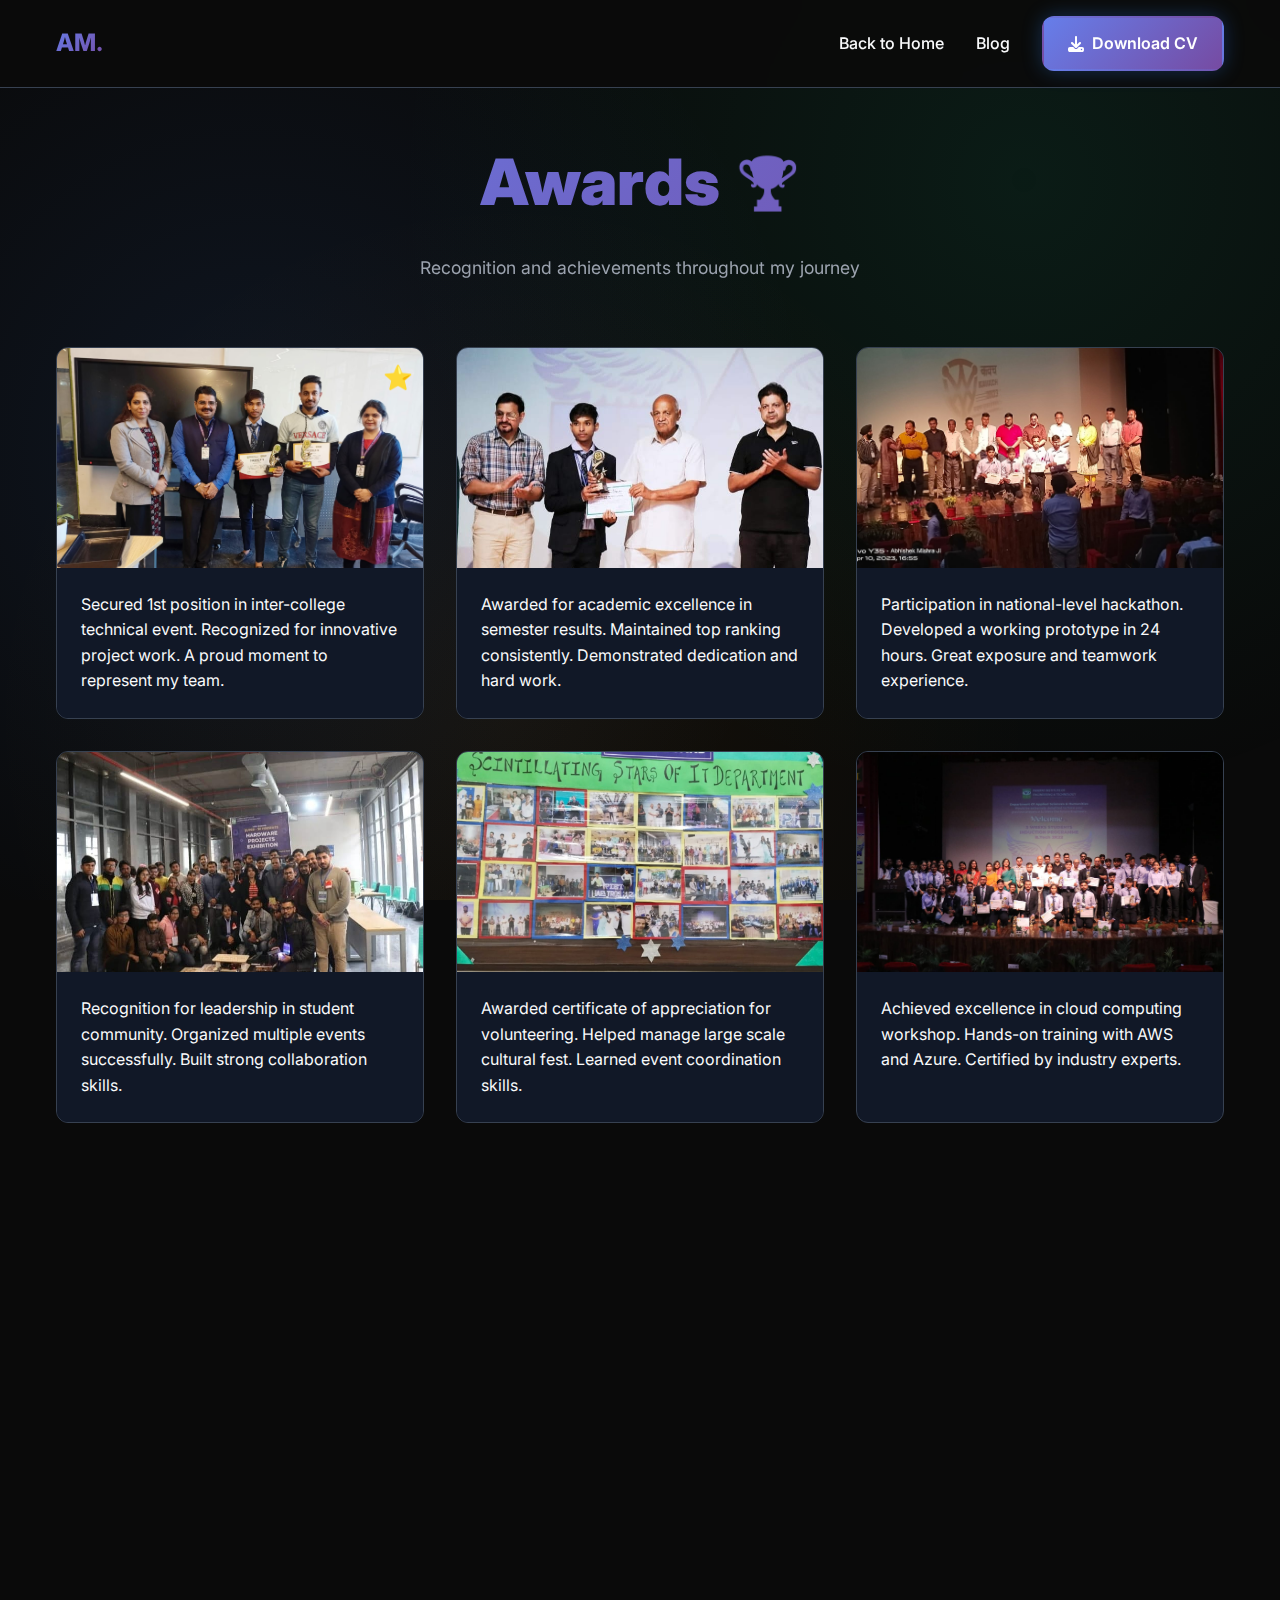
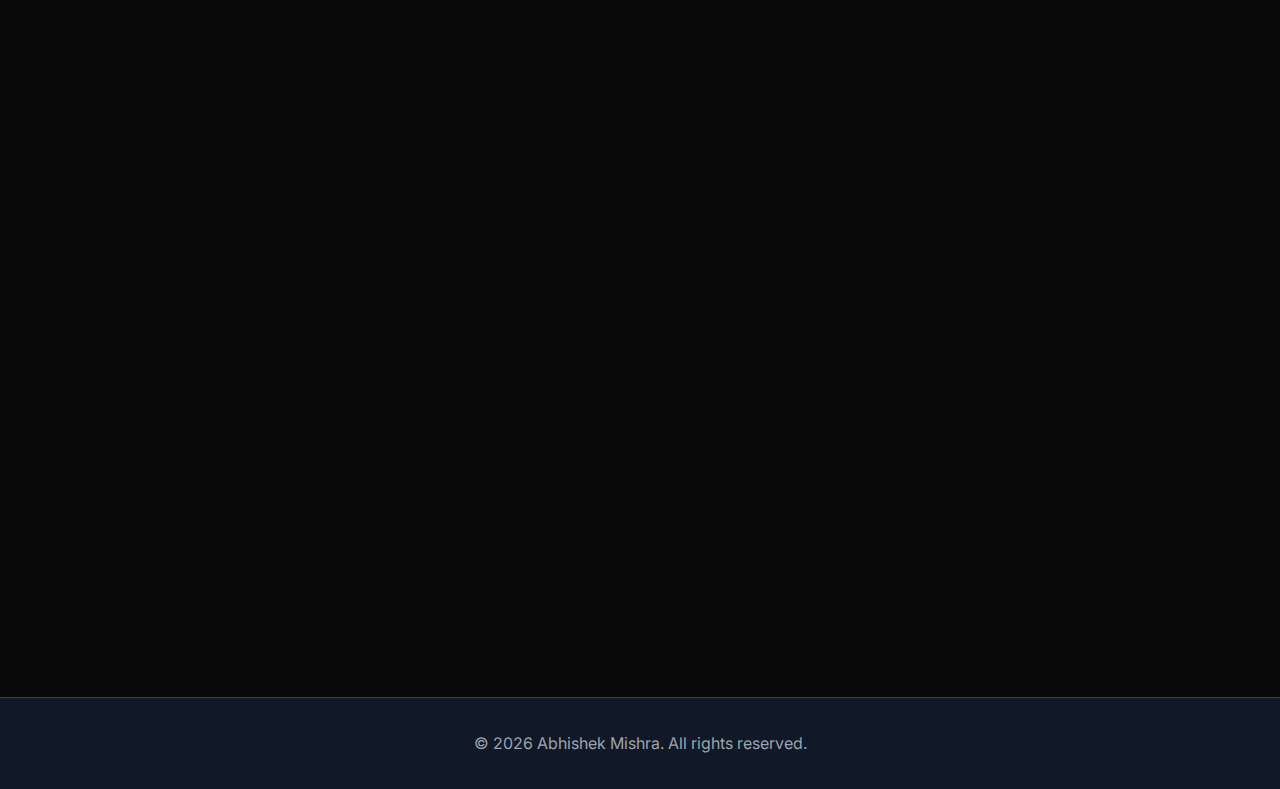
<file: awards.html>
<!DOCTYPE html>
<html lang="en">
<head>
    <meta charset="UTF-8" />
    <meta name="viewport" content="width=device-width, initial-scale=1.0" />
    <title>Awards — Abhishek Mishra</title>
    <link rel="preconnect" href="https://fonts.googleapis.com" />
    <link rel="preconnect" href="https://fonts.gstatic.com" crossorigin />
    <link href="https://fonts.googleapis.com/css2?family=Inter:wght@300;400;500;600;700;800;900&family=JetBrains+Mono:wght@400;500;600&display=swap" rel="stylesheet" />
    <link rel="stylesheet" href="https://cdnjs.cloudflare.com/ajax/libs/font-awesome/6.5.0/css/all.min.css" />
    <style>
        :root {
            --color-primary: #3b82f6;
            --color-secondary: #10b981;
            --color-accent: #f59e0b;
            --color-danger: #ef4444;
            --color-bg: #0a0a0a;
            --color-surface: #111827;
            --color-surface-light: #1f2937;
            --color-text: #f9fafb;
            --color-text-muted: #9ca3af;
            --color-border: #374151;
            
            --gradient-primary: linear-gradient(135deg, #667eea 0%, #764ba2 100%);
            --gradient-secondary: linear-gradient(135deg, #f093fb 0%, #f5576c 100%);
            --gradient-accent: linear-gradient(135deg, #4facfe 0%, #00f2fe 100%);
            --gradient-success: linear-gradient(135deg, #43e97b 0%, #38f9d7 100%);
            
            --shadow-sm: 0 1px 2px 0 rgba(0, 0, 0, 0.05);
            --shadow-md: 0 4px 6px -1px rgba(0, 0, 0, 0.1), 0 2px 4px -1px rgba(0, 0, 0, 0.06);
            --shadow-lg: 0 10px 15px -3px rgba(0, 0, 0, 0.1), 0 4px 6px -2px rgba(0, 0, 0, 0.05);
            --shadow-glow: 0 0 20px rgba(59, 130, 246, 0.3);
            
            --border-radius: 12px;
            --border-radius-lg: 20px;
            
            --font-heading: 'Inter', sans-serif;
            --font-body: 'Inter', sans-serif;
            --font-mono: 'JetBrains Mono', monospace;
        }

        * {
            box-sizing: border-box;
            margin: 0;
            padding: 0;
        }

        html {
            scroll-behavior: smooth;
        }

        body {
            font-family: var(--font-body);
            background: var(--color-bg);
            color: var(--color-text);
            line-height: 1.7;
            overflow-x: hidden;
            position: relative;
        }

        body::before {
            content: '';
            position: fixed;
            top: 0;
            left: 0;
            width: 100%;
            height: 100%;
            background: 
                radial-gradient(circle at 20% 50%, rgba(59, 130, 246, 0.1) 0%, transparent 50%),
                radial-gradient(circle at 80% 20%, rgba(16, 185, 129, 0.1) 0%, transparent 50%),
                radial-gradient(circle at 40% 80%, rgba(245, 158, 11, 0.05) 0%, transparent 50%);
            pointer-events: none;
            z-index: -1;
        }

        .container {
            max-width: 1200px;
            margin: 0 auto;
            padding: 0 1rem;
        }

        /* Header */
        header {
            position: fixed;
            top: 0;
            width: 100%;
            background: rgba(10, 10, 10, 0.9);
            backdrop-filter: blur(20px);
            border-bottom: 1px solid var(--color-border);
            z-index: 1000;
            transition: all 0.3s ease;
        }

        .header-inner {
            display: flex;
            justify-content: space-between;
            align-items: center;
            padding: 1rem 0;
        }

        .logo {
            font-size: 1.5rem;
            font-weight: 800;
            background: var(--gradient-primary);
            -webkit-background-clip: text;
            -webkit-text-fill-color: transparent;
            background-clip: text;
            text-decoration: none;
        }

        nav {
            display: flex;
            align-items: center;
            gap: 2rem;
        }

        .nav-link {
            color: var(--color-text);
            text-decoration: none;
            font-weight: 500;
            transition: all 0.3s ease;
            position: relative;
        }

        .nav-link::after {
            content: '';
            position: absolute;
            bottom: -5px;
            left: 0;
            width: 0;
            height: 2px;
            background: var(--gradient-primary);
            transition: width 0.3s ease;
        }

        .nav-link:hover::after {
            width: 100%;
        }

        /* Buttons */
        .btn {
            display: inline-flex;
            align-items: center;
            gap: 0.5rem;
            padding: 0.75rem 1.5rem;
            border-radius: var(--border-radius);
            font-weight: 600;
            text-decoration: none;
            transition: all 0.3s ease;
            border: 2px solid transparent;
            cursor: pointer;
        }

        .btn-primary {
            background: var(--gradient-primary);
            color: white;
            box-shadow: var(--shadow-glow);
        }

        .btn-primary:hover {
            transform: translateY(-2px);
            box-shadow: var(--shadow-glow), var(--shadow-lg);
        }

        /* Main Section */
        .main-section {
            padding: 8rem 0 4rem;
            position: relative;
        }

        .page-title {
            font-size: clamp(2.5rem, 5vw, 4rem);
            font-weight: 900;
            text-align: center;
            margin-bottom: 1rem;
            background: var(--gradient-primary);
            -webkit-background-clip: text;
            -webkit-text-fill-color: transparent;
            background-clip: text;
            display: flex;
            align-items: center;
            justify-content: center;
            gap: 1rem;
        }

        .trophy-icon {
            display: inline-block;
            animation: bounce 2s infinite;
            font-size: 0.8em;
        }

        @keyframes bounce {
            0%, 20%, 50%, 80%, 100% {
                transform: translateY(0) rotate(0deg);
            }
            40% {
                transform: translateY(-10px) rotate(5deg);
            }
            60% {
                transform: translateY(-5px) rotate(-5deg);
            }
        }

        .page-subtitle {
            text-align: center;
            color: var(--color-text-muted);
            max-width: 600px;
            margin: 0 auto 4rem;
            font-size: 1.1rem;
        }

        /* Awards Grid */
        .awards-grid {
            display: grid;
            grid-template-columns: repeat(auto-fit, minmax(300px, 1fr));
            gap: 2rem;
            margin-top: 3rem;
        }

        .award-card {
            background: var(--color-surface);
            border-radius: var(--border-radius);
            border: 1px solid var(--color-border);
            overflow: hidden;
            transition: all 0.4s ease;
            position: relative;
            cursor: pointer;
        }

        .award-card:hover {
            transform: translateY(-8px) scale(1.02);
            box-shadow: var(--shadow-lg);
            border-color: var(--color-primary);
        }

        .award-image {
            width: 100%;
            height: 220px;
            overflow: hidden;
            position: relative;
        }

        .award-image img {
            width: 100%;
            height: 100%;
            object-fit: cover;
            transition: all 0.6s cubic-bezier(0.23, 1, 0.320, 1);
        }

        .award-card:hover .award-image img {
            transform: scale(1.1);
        }

        /* Image overlay */
        .award-overlay {
            position: absolute;
            top: 0;
            left: 0;
            width: 100%;
            height: 100%;
            background: rgba(0, 0, 0, 0.8);
            color: var(--color-text);
            display: flex;
            align-items: center;
            justify-content: center;
            text-align: center;
            padding: 1.5rem;
            font-size: 1rem;
            font-weight: 600;
            opacity: 0;
            transform: translateY(100%);
            transition: all 0.5s ease;
            backdrop-filter: blur(4px);
        }

        .award-card:hover .award-overlay {
            opacity: 1;
            transform: translateY(0);
        }

        /* Shimmer effect */
        .award-image::after {
            content: '';
            position: absolute;
            top: -50%;
            left: -50%;
            width: 200%;
            height: 200%;
            background: linear-gradient(
                45deg,
                transparent,
                transparent,
                rgba(255, 255, 255, 0.3),
                transparent,
                transparent
            );
            transform: rotate(45deg) translateX(-100%);
            transition: transform 0.8s ease;
            z-index: 3;
        }

        .award-card:hover .award-image::after {
            transform: rotate(45deg) translateX(100%);
        }

        /* Award content */
        .award-content {
            padding: 1.5rem;
            font-size: 1rem;
            line-height: 1.6;
            text-align: left;
            background: var(--color-surface);
            position: relative;
            transition: all 0.3s ease;
        }

        .award-content::before {
            content: '';
            position: absolute;
            top: 0;
            left: 0;
            width: 0;
            height: 3px;
            background: var(--gradient-primary);
            transition: width 0.5s ease;
        }

        .award-card:hover .award-content::before {
            width: 100%;
        }

        /* Special effects for featured awards */
        .award-card:nth-child(1)::after, 
        .award-card:nth-child(7)::after {
            content: '⭐';
            position: absolute;
            top: 10px;
            right: 10px;
            font-size: 1.5rem;
            z-index: 5;
            animation: pulse 2s infinite;
        }

        @keyframes pulse {
            0%, 100% { 
                transform: scale(1); 
                opacity: 0.7; 
            }
            50% { 
                transform: scale(1.2); 
                opacity: 1; 
            }
        }

        /* Floating effect */
        @keyframes float {
            0%, 100% { transform: translateY(0px); }
            50% { transform: translateY(-10px); }
        }

        .award-card:nth-child(odd):hover {
            animation: float 3s ease-in-out infinite;
        }

        /* Glowing border effect */
        .award-card:hover {
            box-shadow: 
                0 25px 50px rgba(0,0,0,0.3),
                0 0 30px rgba(102, 126, 234, 0.5),
                inset 0 0 0 1px rgba(255, 255, 255, 0.2);
        }

        /* Last note styling */
        .last-note {
            margin: 4rem 0 2rem;
            text-align: center;
            font-size: 1.3rem;
            font-weight: 500;
            color: var(--color-text);
            line-height: 1.8;
            opacity: 0;
            transform: translateY(40px);
            animation: fadeUp 1.5s ease forwards;
            animation-delay: 1.5s;
            background: var(--color-surface);
            padding: 2rem;
            border-radius: var(--border-radius-lg);
            border: 1px solid var(--color-border);
        }

        @keyframes fadeUp {
            to {
                opacity: 1;
                transform: translateY(0);
            }
        }

        /* Footer */
        .footer {
            background: var(--color-surface);
            padding: 2rem 0;
            border-top: 1px solid var(--color-border);
            margin-top: 4rem;
        }

        .footer-content {
            text-align: center;
            color: var(--color-text-muted);
        }

        /* Animations */
        .fade-in {
            opacity: 0;
            transform: translateY(30px);
            transition: all 0.6s ease;
        }

        .fade-in.visible {
            opacity: 1;
            transform: translateY(0);
        }

        /* Staggered animation delays */
        .award-card:nth-child(1) { animation-delay: 0.1s; }
        .award-card:nth-child(2) { animation-delay: 0.2s; }
        .award-card:nth-child(3) { animation-delay: 0.3s; }
        .award-card:nth-child(4) { animation-delay: 0.4s; }
        .award-card:nth-child(5) { animation-delay: 0.5s; }
        .award-card:nth-child(6) { animation-delay: 0.6s; }
        .award-card:nth-child(7) { animation-delay: 0.7s; }
        .award-card:nth-child(8) { animation-delay: 0.8s; }
        .award-card:nth-child(9) { animation-delay: 0.9s; }
        .award-card:nth-child(10) { animation-delay: 1.0s; }
        .award-card:nth-child(11) { animation-delay: 1.1s; }

        /* Responsive design */
        @media (max-width: 768px) {
            .awards-grid {
                grid-template-columns: 1fr;
                gap: 1.5rem;
            }
            
            .page-title {
                font-size: 2.5rem;
            }
            
            .header-inner {
                flex-direction: column;
                gap: 1rem;
            }
            
            nav {
                flex-direction: column;
                gap: 1rem;
            }
            
            .award-card:hover {
                transform: translateY(-10px);
            }
        }
    </style>
</head>
<body>
    <!-- Header -->
    <header>
        <div class="container">
            <div class="header-inner">
                <a href="index.html#top" class="logo">AM.</a>
                <nav>
                    <a class="nav-link" href="index.html">Back to Home</a>
                    <a class="nav-link" href="blog.html">Blog</a>
                    <a class="btn btn-primary" href="assets/CV.pdf" download rel="noopener">
                        <i class="fas fa-download"></i> Download CV
                    </a>
                </nav>
            </div>
        </div>
    </header>

    <!-- Main Section -->
    <main class="main-section">
        <div class="container">
            <h1 class="page-title fade-in">
                Awards <span class="trophy-icon">🏆</span>
            </h1>
            <p class="page-subtitle fade-in">
                Recognition and achievements throughout my journey
            </p>

            <div class="awards-grid">
                <div class="award-card fade-in">
                    <figure class="award-image">
                        <img src="picss/award6.jpeg" alt="Award 1">
                        <div class="award-overlay">
                            <div>
                                🥇 First Position Achievement<br>
                                <small style="opacity: 0.9;">Excellence in Technical Innovation</small>
                            </div>
                        </div>
                    </figure>
                    <div class="award-content">
                        Secured 1st position in inter-college technical event. 
                        Recognized for innovative project work. 
                        A proud moment to represent my team.
                    </div>
                </div>

                <div class="award-card fade-in">
                    <figure class="award-image">
                        <img src="picss/award1.jpeg" alt="Award 2">
                        <div class="award-overlay">
                            <div>
                                📚 Academic Excellence<br>
                                <small style="opacity: 0.9;">Top Ranking Achievement</small>
                            </div>
                        </div>
                    </figure>
                    <div class="award-content">
                        Awarded for academic excellence in semester results. 
                        Maintained top ranking consistently. 
                        Demonstrated dedication and hard work.
                    </div>
                </div>

                <div class="award-card fade-in">
                    <figure class="award-image">
                        <img src="picss/award7.jpeg" alt="Award 3">
                        <div class="award-overlay">
                            <div>
                                💻 Hackathon Participation<br>
                                <small style="opacity: 0.9;">24-Hour Innovation Challenge</small>
                            </div>
                        </div>
                    </figure>
                    <div class="award-content">
                        Participation in national-level hackathon. 
                        Developed a working prototype in 24 hours. 
                        Great exposure and teamwork experience.
                    </div>
                </div>

                <div class="award-card fade-in">
                    <figure class="award-image">
                        <img src="picss/award2.jpeg" alt="Award 4">
                        <div class="award-overlay">
                            <div>
                                👥 Leadership Recognition<br>
                                <small style="opacity: 0.9;">Community Impact Award</small>
                            </div>
                        </div>
                    </figure>
                    <div class="award-content">
                        Recognition for leadership in student community. 
                        Organized multiple events successfully. 
                        Built strong collaboration skills.
                    </div>
                </div>

                <div class="award-card fade-in">
                    <figure class="award-image">
                        <img src="picss/award5.jpeg" alt="Award 5">
                        <div class="award-overlay">
                            <div>
                                🎭 Volunteer Appreciation<br>
                                <small style="opacity: 0.9;">Cultural Fest Management</small>
                            </div>
                        </div>
                    </figure>
                    <div class="award-content">
                        Awarded certificate of appreciation for volunteering. 
                        Helped manage large scale cultural fest. 
                        Learned event coordination skills.
                    </div>
                </div>

                <div class="award-card fade-in">
                    <figure class="award-image">
                        <img src="picss/award10.jpeg" alt="Award 6">
                        <div class="award-overlay">
                            <div>
                                ☁️ Cloud Computing Excellence<br>
                                <small style="opacity: 0.9;">AWS & Azure Certified</small>
                            </div>
                        </div>
                    </figure>
                    <div class="award-content">
                        Achieved excellence in cloud computing workshop. 
                        Hands-on training with AWS and Azure. 
                        Certified by industry experts.
                    </div>
                </div>

                <div class="award-card fade-in">
                    <figure class="award-image">
                        <img src="picss/award3.jpeg" alt="Award 7">
                        <div class="award-overlay">
                            <div>
                                🏆 Coding Champion<br>
                                <small style="opacity: 0.9;">200+ Participants Competition</small>
                            </div>
                        </div>
                    </figure>
                    <div class="award-content">
                        Winner of coding competition among 200+ students. 
                        Solved advanced algorithmic challenges. 
                        Proved problem-solving expertise.
                    </div>
                </div>

                <div class="award-card fade-in">
                    <figure class="award-image">
                        <img src="picss/award11.jpeg" alt="Award 8">
                        <div class="award-overlay">
                            <div>
                                🤝 Social Impact<br>
                                <small style="opacity: 0.9;">Community Welfare Projects</small>
                            </div>
                        </div>
                    </figure>
                    <div class="award-content">
                        Honored for active participation in social projects. 
                        Worked with NGOs for community welfare. 
                        Contributed to impactful initiatives.
                    </div>
                </div>

                <div class="award-card fade-in">
                    <figure class="award-image">
                        <img src="picss/award9.jpeg" alt="Award 9">
                        <div class="award-overlay">
                            <div>
                                🤖 Machine Learning<br>
                                <small style="opacity: 0.9;">AI/ML Certification</small>
                            </div>
                        </div>
                    </figure>
                    <div class="award-content">
                        Certificate for completing machine learning course. 
                        Built predictive models successfully. 
                        Enhanced AI/ML skills for real-world use.
                    </div>
                </div>

                <div class="award-card fade-in">
                    <figure class="award-image">
                        <img src="picss/award8.jpeg" alt="Award 10">
                        <div class="award-overlay">
                            <div>
                                🎓 Faculty Recognition<br>
                                <small style="opacity: 0.9;">Mentorship Excellence</small>
                            </div>
                        </div>
                    </figure>
                    <div class="award-content">
                        Special recognition from faculty for dedication. 
                        Supported juniors in academic mentoring. 
                        Appreciated for teamwork and guidance.
                    </div>
                </div>

                <div class="award-card fade-in">
                    <figure class="award-image">
                        <img src="picss/award4.jpeg" alt="Award 11">
                        <div class="award-overlay">
                            <div>
                                🎤 Presentation Excellence<br>
                                <small style="opacity: 0.9;">Inter-College Seminars</small>
                            </div>
                        </div>
                    </figure>
                    <div class="award-content">
                        Appreciation for excellence in presentations. 
                        Represented institution in inter-college seminars. 
                        Delivered impactful and confident talks.
                    </div>
                </div>
            </div>

            <div class="last-note fade-in">
                These achievements represent my <strong>dedication and hard work</strong>. 
                Each moment captured here reflects the passion to keep moving forward. 
                They are milestones in my journey and continue to inspire me for future challenges.
            </div>
        </div>
    </main>

    <!-- Footer -->
    <footer class="footer">
        <div class="container">
            <div class="footer-content">
                <p>© <span id="currentYear"></span> Abhishek Mishra. All rights reserved.</p>
            </div>
        </div>
    </footer>

    <script>
        // Set current year
        document.getElementById('currentYear').textContent = new Date().getFullYear();

        // Intersection Observer for animations
        const observerOptions = {
            threshold: 0.1,
            rootMargin: '0px 0px -50px 0px'
        };

        const observer = new IntersectionObserver((entries) => {
            entries.forEach(entry => {
                if (entry.isIntersecting) {
                    entry.target.classList.add('visible');
                }
            });
        }, observerOptions);

        // Observe all elements with animation classes
        document.querySelectorAll('.fade-in').forEach(el => {
            observer.observe(el);
        });

        // Header scroll effect
        const header = document.querySelector('header');
        window.addEventListener('scroll', () => {
            const scrollTop = window.pageYOffset || document.documentElement.scrollTop;
            
            if (scrollTop > 100) {
                header.style.background = 'rgba(10, 10, 10, 0.95)';
                header.style.boxShadow = '0 2px 20px rgba(0, 0, 0, 0.3)';
            } else {
                header.style.background = 'rgba(10, 10, 10, 0.9)';
                header.style.boxShadow = 'none';
            }
        });
    </script>
</body>
</html>
</file>
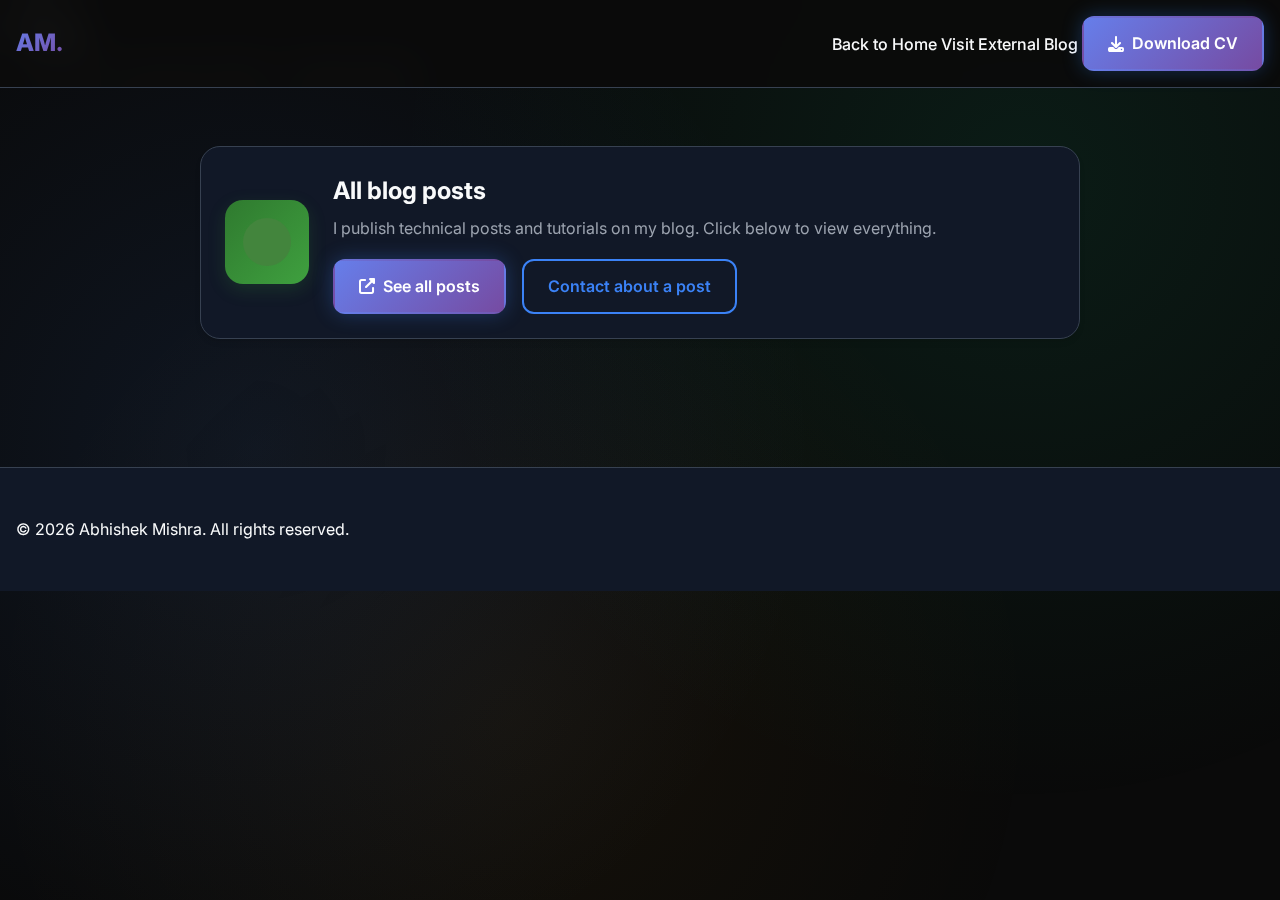
<file: blog.html>
<!DOCTYPE html>
<html lang="en">
  <head>
    <meta charset="utf-8" />
    <meta name="viewport" content="width=device-width, initial-scale=1" />
    <title>Blog — Abhishek Mishra</title>
    <link rel="preconnect" href="https://fonts.googleapis.com" />
    <link rel="preconnect" href="https://fonts.gstatic.com" crossorigin />
    <link
      href="https://fonts.googleapis.com/css2?family=Inter:wght@300;400;500;600;700;800;900&family=JetBrains+Mono:wght@400;500;600&display=swap"
      rel="stylesheet" />
    <link
      rel="stylesheet"
      href="https://cdnjs.cloudflare.com/ajax/libs/font-awesome/6.5.0/css/all.min.css" />
    <link rel="stylesheet" href="styles.css" />
  </head>
  <body>
    <header>
      <div class="container">
        <div class="header-inner">
          <a href="index.html#top" class="logo">AM.</a>
          <nav>
            <a class="nav-link" href="index.html">Back to Home</a>
            <a class="nav-link" href="https://blog.abhimishra-devops.com/" target="_blank" rel="noopener noreferrer">Visit External Blog</a>
            <a class="btn btn-primary" href="Abhishek-mishra-resume2.pdf" download rel="noopener">
              <i class="fas fa-download"></i> Download CV
            </a>
          </nav>
        </div>
      </div>
    </header>

    <main class="main-section">
      <div class="container">
        <h1 class="page-title fade-in">Blog</h1>
        <p class="page-subtitle fade-in">Shortcuts to my posts and writing — hosted externally.</p>

        <section class="blog-hero">
          <div class="blog-card">
            <div class="blog-card-left">
              <div class="node-badge">
                <svg width="48" height="48" viewBox="0 0 256 256" xmlns="http://www.w3.org/2000/svg" aria-hidden>
                  <circle cx="128" cy="128" r="128" fill="#43853d" />
                </svg>
              </div>
            </div>
            <div class="blog-card-body">
              <h2>All blog posts</h2>
              <p class="muted">I publish technical posts and tutorials on my blog. Click below to view everything.</p>
              <div class="blog-actions">
                <a class="btn btn-primary" href="https://blog.abhimishra-devops.com/" target="_blank" rel="noopener noreferrer">
                  <i class="fas fa-external-link-alt"></i> See all posts
                </a>
                <a class="btn btn-outline" href="mailto:abhishekmmishra09896@gmail.com">Contact about a post</a>
              </div>
            </div>
          </div>
        </section>
      </div>
    </main>

    <footer class="footer">
      <div class="container">
        <div class="footer-content">
          <p>© <span id="currentYear"></span> Abhishek Mishra. All rights reserved.</p>
        </div>
      </div>
    </footer>

    <script>
      document.getElementById('currentYear').textContent = new Date().getFullYear();
      const observerOptions = { threshold: 0.1, rootMargin: '0px 0px -50px 0px' };
      const observer = new IntersectionObserver((entries) => {
        entries.forEach(entry => {
          if (entry.isIntersecting) entry.target.classList.add('visible');
        });
      }, observerOptions);
      document.querySelectorAll('.fade-in').forEach(el => observer.observe(el));
    </script>
  </body>
</html>
</file>
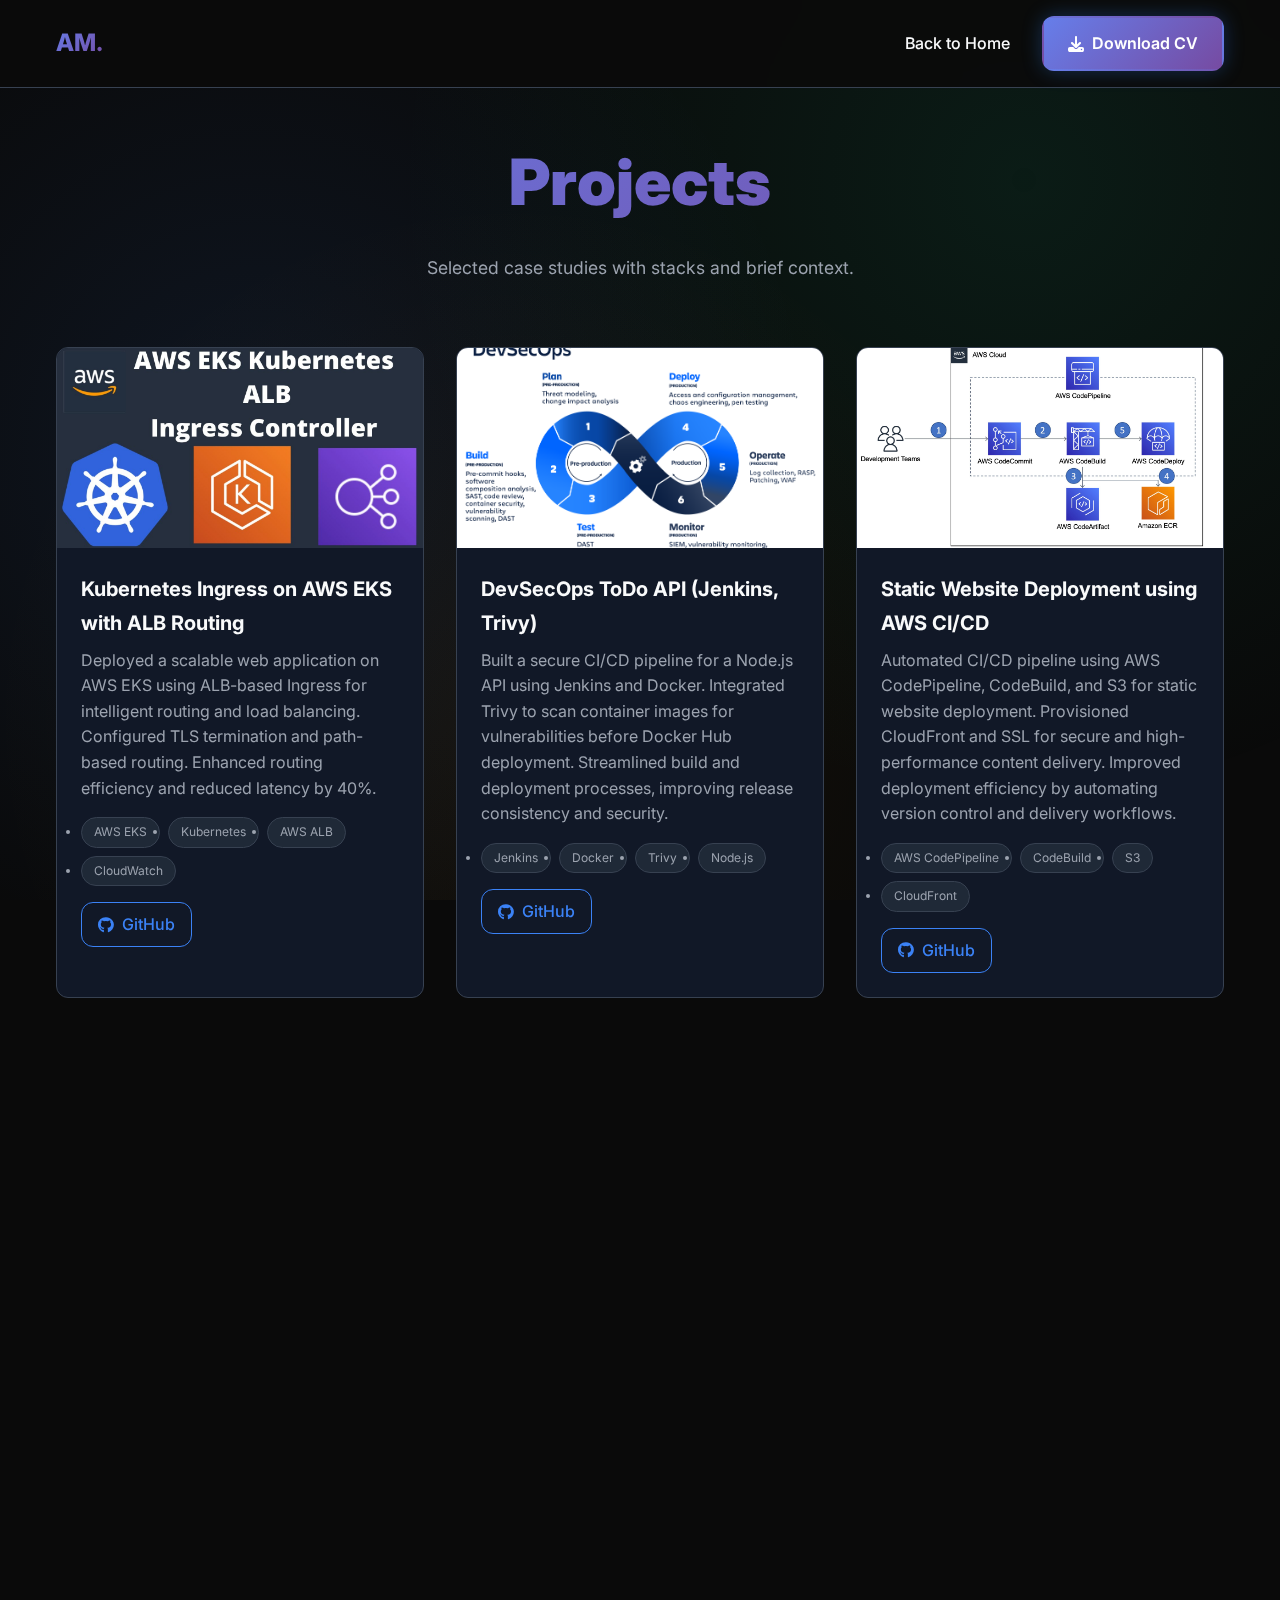
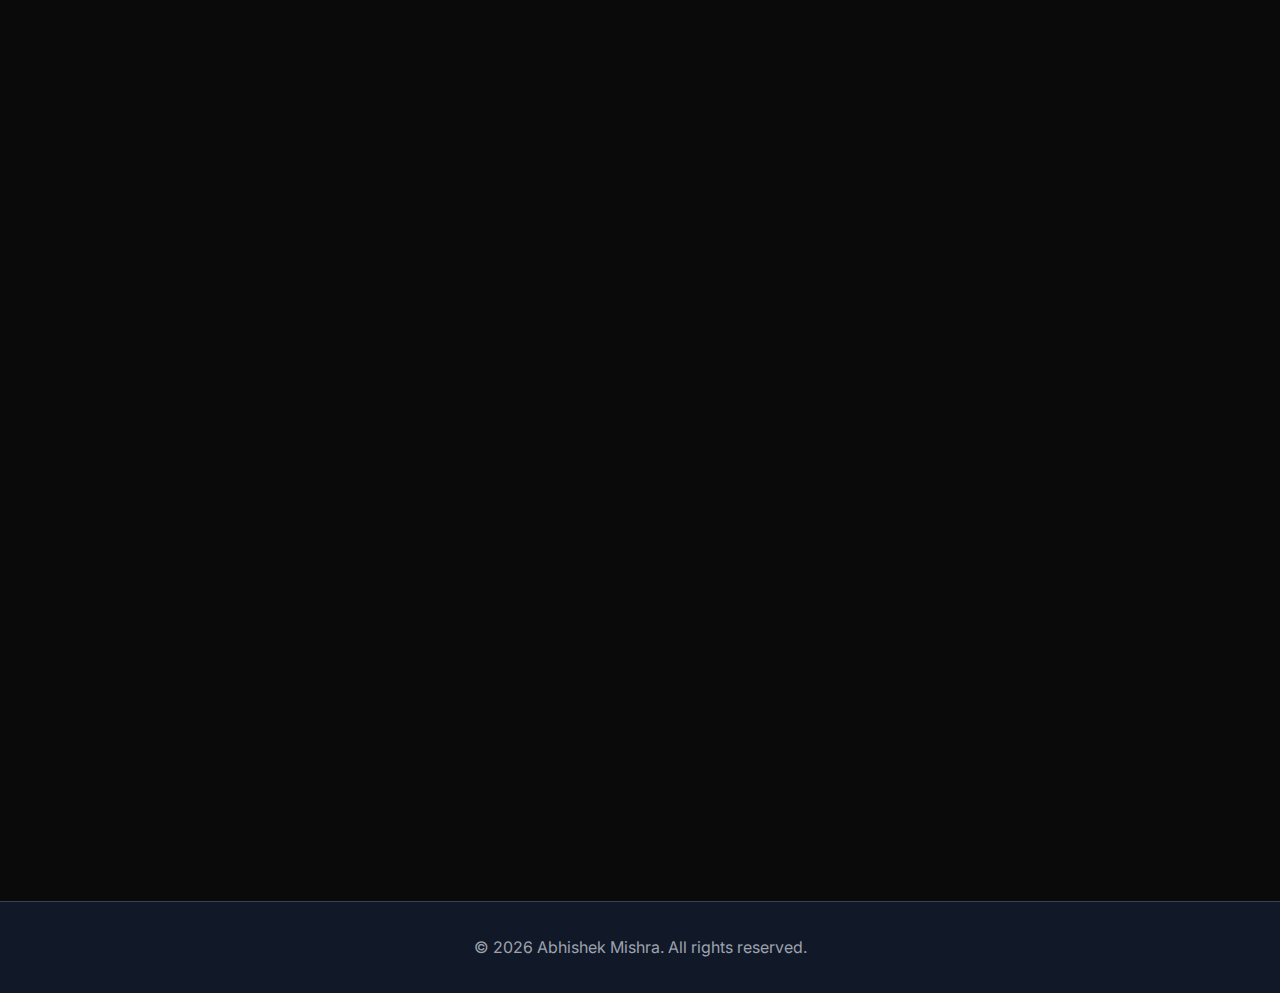
<file: projects2.html>
<!DOCTYPE html>
<html lang="en">
  <head>
    <meta charset="utf-8" />
    <meta name="viewport" content="width=device-width, initial-scale=1" />
    <meta
      name="description"
      content="Projects by Abhishek Mishra — Cloud/DevOps case studies and demos." />
    <title>Projects — Abhishek Mishra</title>
    <link rel="preconnect" href="https://fonts.googleapis.com" />
    <link rel="preconnect" href="https://fonts.gstatic.com" crossorigin />
    <link
      href="https://fonts.googleapis.com/css2?family=Inter:wght@300;400;500;600;700;800;900&family=JetBrains+Mono:wght@400;500;600&display=swap"
      rel="stylesheet" />
    <link
      rel="stylesheet"
      href="https://cdnjs.cloudflare.com/ajax/libs/font-awesome/6.5.0/css/all.min.css" />
    <style>
      :root {
        --color-primary: #3b82f6;
        --color-secondary: #10b981;
        --color-accent: #f59e0b;
        --color-danger: #ef4444;
        --color-bg: #0a0a0a;
        --color-surface: #111827;
        --color-surface-light: #1f2937;
        --color-text: #f9fafb;
        --color-text-muted: #9ca3af;
        --color-border: #374151;

        --gradient-primary: linear-gradient(135deg, #667eea 0%, #764ba2 100%);
        --gradient-secondary: linear-gradient(135deg, #f093fb 0%, #f5576c 100%);
        --gradient-accent: linear-gradient(135deg, #4facfe 0%, #00f2fe 100%);
        --gradient-success: linear-gradient(135deg, #43e97b 0%, #38f9d7 100%);

        --shadow-sm: 0 1px 2px 0 rgba(0, 0, 0, 0.05);
        --shadow-md: 0 4px 6px -1px rgba(0, 0, 0, 0.1),
          0 2px 4px -1px rgba(0, 0, 0, 0.06);
        --shadow-lg: 0 10px 15px -3px rgba(0, 0, 0, 0.1),
          0 4px 6px -2px rgba(0, 0, 0, 0.05);
        --shadow-glow: 0 0 20px rgba(59, 130, 246, 0.3);

        --border-radius: 12px;
        --border-radius-lg: 20px;

        --font-heading: "Inter", sans-serif;
        --font-body: "Inter", sans-serif;
        --font-mono: "JetBrains Mono", monospace;
      }

      * {
        box-sizing: border-box;
        margin: 0;
        padding: 0;
      }

      html {
        scroll-behavior: smooth;
      }

      body {
        font-family: var(--font-body);
        background: var(--color-bg);
        color: var(--color-text);
        line-height: 1.7;
        overflow-x: hidden;
        position: relative;
      }

      body::before {
        content: "";
        position: fixed;
        top: 0;
        left: 0;
        width: 100%;
        height: 100%;
        background: radial-gradient(
            circle at 20% 50%,
            rgba(59, 130, 246, 0.1) 0%,
            transparent 50%
          ),
          radial-gradient(
            circle at 80% 20%,
            rgba(16, 185, 129, 0.1) 0%,
            transparent 50%
          ),
          radial-gradient(
            circle at 40% 80%,
            rgba(245, 158, 11, 0.05) 0%,
            transparent 50%
          );
        pointer-events: none;
        z-index: -1;
      }

      .container {
        max-width: 1200px;
        margin: 0 auto;
        padding: 0 1rem;
      }

      /* Header */
      header {
        position: fixed;
        top: 0;
        width: 100%;
        background: rgba(10, 10, 10, 0.9);
        backdrop-filter: blur(20px);
        border-bottom: 1px solid var(--color-border);
        z-index: 1000;
        transition: all 0.3s ease;
      }

      .header-inner {
        display: flex;
        justify-content: space-between;
        align-items: center;
        padding: 1rem 0;
      }

      .logo {
        font-size: 1.5rem;
        font-weight: 800;
        background: var(--gradient-primary);
        -webkit-background-clip: text;
        -webkit-text-fill-color: transparent;
        background-clip: text;
        text-decoration: none;
      }

      nav {
        display: flex;
        align-items: center;
        gap: 2rem;
      }

      .nav-link {
        color: var(--color-text);
        text-decoration: none;
        font-weight: 500;
        transition: all 0.3s ease;
        position: relative;
      }

      .nav-link::after {
        content: "";
        position: absolute;
        bottom: -5px;
        left: 0;
        width: 0;
        height: 2px;
        background: var(--gradient-primary);
        transition: width 0.3s ease;
      }

      .nav-link:hover::after {
        width: 100%;
      }

      /* Buttons */
      .btn {
        display: inline-flex;
        align-items: center;
        gap: 0.5rem;
        padding: 0.75rem 1.5rem;
        border-radius: var(--border-radius);
        font-weight: 600;
        text-decoration: none;
        transition: all 0.3s ease;
        border: 2px solid transparent;
        cursor: pointer;
      }

      .btn-primary {
        background: var(--gradient-primary);
        color: white;
        box-shadow: var(--shadow-glow);
      }

      .btn-primary:hover {
        transform: translateY(-2px);
        box-shadow: var(--shadow-glow), var(--shadow-lg);
      }

      /* Main Section */
      .main-section {
        padding: 8rem 0 4rem;
        position: relative;
      }

      .page-title {
        font-size: clamp(2.5rem, 5vw, 4rem);
        font-weight: 900;
        text-align: center;
        margin-bottom: 1rem;
        background: var(--gradient-primary);
        -webkit-background-clip: text;
        -webkit-text-fill-color: transparent;
        background-clip: text;
      }

      .page-subtitle {
        text-align: center;
        color: var(--color-text-muted);
        max-width: 600px;
        margin: 0 auto 4rem;
        font-size: 1.1rem;
      }

      /* Projects Grid */
      .projects-grid {
        display: grid;
        grid-template-columns: repeat(auto-fit, minmax(350px, 1fr));
        gap: 2rem;
        margin-top: 3rem;
      }

      .project-card {
        background: var(--color-surface);
        border-radius: var(--border-radius);
        border: 1px solid var(--color-border);
        overflow: hidden;
        transition: all 0.3s ease;
        position: relative;
        cursor: pointer;
      }

      .project-card:hover {
        transform: translateY(-10px);
        box-shadow: var(--shadow-lg);
        border-color: var(--color-primary);
      }

      .project-image {
        width: 100%;
        height: 200px;
        background: var(--gradient-accent);
        display: flex;
        align-items: center;
        justify-content: center;
        font-size: 4rem;
        color: white;
        position: relative;
        overflow: hidden;
      }

      .project-image img {
        width: 100%;
        height: 100%;
        object-fit: cover;
      }

      .project-image::after {
        content: "";
        position: absolute;
        top: 0;
        left: -100%;
        width: 100%;
        height: 100%;
        background: linear-gradient(
          90deg,
          transparent,
          rgba(255, 255, 255, 0.2),
          transparent
        );
        transition: left 0.5s ease;
      }

      .project-card:hover .project-image::after {
        left: 100%;
      }

      /* Custom project images - you can add your own images here */
      .project-image.custom-image {
        background: linear-gradient(135deg, #1a2332 0%, #2d3748 100%);
      }

      .project-content {
        padding: 1.5rem;
      }

      .project-title {
        font-size: 1.25rem;
        font-weight: 700;
        margin-bottom: 0.5rem;
        color: var(--color-text);
      }

      .project-description {
        color: var(--color-text-muted);
        margin-bottom: 1rem;
        line-height: 1.6;
      }

      .tech-stack {
        display: flex;
        flex-wrap: wrap;
        gap: 0.5rem;
        margin-bottom: 1rem;
      }

      .tech-tag {
        padding: 0.25rem 0.75rem;
        background: var(--color-surface-light);
        border-radius: 20px;
        font-size: 0.75rem;
        color: var(--color-text-muted);
        border: 1px solid var(--color-border);
      }

      .project-links {
        display: flex;
        gap: 1rem;
      }

      .project-link {
        display: inline-flex;
        align-items: center;
        gap: 0.5rem;
        color: var(--color-primary);
        text-decoration: none;
        font-weight: 500;
        transition: all 0.3s ease;
        padding: 0.5rem 1rem;
        border: 1px solid var(--color-primary);
        border-radius: var(--border-radius);
      }

      .project-link:hover {
        background: var(--color-primary);
        color: white;
        transform: translateX(5px);
      }

      /* Animations */
      .fade-in {
        opacity: 0;
        transform: translateY(30px);
        transition: all 0.6s ease;
      }

      .fade-in.visible {
        opacity: 1;
        transform: translateY(0);
      }

      /* Footer */
      .footer {
        background: var(--color-surface);
        padding: 2rem 0;
        border-top: 1px solid var(--color-border);
        margin-top: 4rem;
      }

      .footer-content {
        text-align: center;
        color: var(--color-text-muted);
      }

      /* Responsive */
      @media (max-width: 768px) {
        .projects-grid {
          grid-template-columns: 1fr;
        }

        .header-inner {
          flex-direction: column;
          gap: 1rem;
        }

        nav {
          flex-direction: column;
          gap: 1rem;
        }
      }
    </style>
  </head>
  <body>
    <!-- Header -->
    <header>
      <div class="container">
        <div class="header-inner">
          <a href="index.html#top" class="logo">AM.</a>
          <nav>
            <a class="nav-link" href="index.html">Back to Home</a>
            <a
              class="btn btn-primary"
              href="Abhishek-mishra-resume2.pdf"
              download
              rel="noopener">
              <i class="fas fa-download"></i> Download CV
            </a>
          </nav>
        </div>
      </div>
    </header>

    <!-- Main Section -->
    <main class="main-section">
      <div class="container">
        <h1 class="page-title fade-in">Projects</h1>
        <p class="page-subtitle fade-in">
          Selected case studies with stacks and brief context.
        </p>

        <div class="projects-grid">
          <!-- Project 1: Kubernetes Ingress on AWS EKS -->
          <article class="project-card fade-in">
            <figure
              class="project-image custom-image"
              style="
                background: linear-gradient(135deg, #326ce5 0%, #764ba2 100%);
              ">
              <img src="project image/image.png" alt="EKS Project" />
              <i class="fas fa-dharmachakra" style="font-size: 0rem"></i>
            </figure>
            <div class="project-content">
              <h3 class="project-title">
                Kubernetes Ingress on AWS EKS with ALB Routing
              </h3>
              <p class="project-description">
                Deployed a scalable web application on AWS EKS using ALB-based
                Ingress for intelligent routing and load balancing. Configured
                TLS termination and path-based routing. Enhanced routing
                efficiency and reduced latency by 40%.
              </p>
              <ul class="tech-stack">
                <li class="tech-tag">AWS EKS</li>
                <li class="tech-tag">Kubernetes</li>
                <li class="tech-tag">AWS ALB</li>
                <li class="tech-tag">CloudWatch</li>
              </ul>
              <div class="project-links">
                <a
                  href="https://github.com/Abhi-mishra998/AWS-EKS-Kubernetes-Ingress-with-ALB-Routing"
                  class="project-link"
                  target="_blank"
                  rel="noopener noreferrer">
                  <i class="fab fa-github"></i> GitHub
                </a>
              </div>
            </div>
          </article>

          <!-- Project 2: DevSecOps ToDo API -->
          <article class="project-card fade-in">
            <figure class="project-image custom-image">
              <img src="project image/image2.png" alt="DevSecOps Project" />
            </figure>
            <div class="project-content">
              <h3 class="project-title">DevSecOps ToDo API (Jenkins, Trivy)</h3>
              <p class="project-description">
                Built a secure CI/CD pipeline for a Node.js API using Jenkins
                and Docker. Integrated Trivy to scan container images for
                vulnerabilities before Docker Hub deployment. Streamlined build
                and deployment processes, improving release consistency and
                security.
              </p>
              <ul class="tech-stack">
                <li class="tech-tag">Jenkins</li>
                <li class="tech-tag">Docker</li>
                <li class="tech-tag">Trivy</li>
                <li class="tech-tag">Node.js</li>
              </ul>
              <div class="project-links">
                <a
                  href="https://github.com/Abhi-mishra998/devsecops-todo-api"
                  class="project-link"
                  target="_blank"
                  rel="noopener noreferrer">
                  <i class="fab fa-github"></i> GitHub
                </a>
              </div>
            </div>
          </article>

          <!-- Project 3: Static Website Deployment using AWS CI/CD -->
          <article class="project-card fade-in">
            <figure class="project-image custom-image">
              <img src="project image/image1.png" alt="AWS CI/CD Project" />
            </figure>
            <div class="project-content">
              <h3 class="project-title">
                Static Website Deployment using AWS CI/CD
              </h3>
              <p class="project-description">
                Automated CI/CD pipeline using AWS CodePipeline, CodeBuild, and
                S3 for static website deployment. Provisioned CloudFront and SSL
                for secure and high-performance content delivery. Improved
                deployment efficiency by automating version control and delivery
                workflows.
              </p>
              <ul class="tech-stack">
                <li class="tech-tag">AWS CodePipeline</li>
                <li class="tech-tag">CodeBuild</li>
                <li class="tech-tag">S3</li>
                <li class="tech-tag">CloudFront</li>
              </ul>
              <div class="project-links">
                <a
                  href="https://github.com/Abhi-mishra998/static-website-using-AWS-CI-CD.git"
                  class="project-link"
                  target="_blank"
                  rel="noopener noreferrer">
                  <i class="fab fa-github"></i> GitHub
                </a>
              </div>
            </div>
          </article>

          <!-- Project 4: SmartLawyer-RAG -->
          <article class="project-card fade-in">
            <figure class="project-image custom-image">
              <img src="project image/image9.png" alt="SmartLawyer RAG" />
            </figure>
            <div class="project-content">
              <h3 class="project-title">
                SmartLawyer-RAG (AI-Powered Legal Assistant)
              </h3>
              <p class="project-description">
                Developed an AI-based legal assistant using Retrieval-Augmented
                Generation (RAG). Integrated OpenAI and LangChain for
                intelligent legal document query handling. Built a scalable
                backend with Python and Streamlit, ensuring smooth real-time
                responses.
              </p>
              <ul class="tech-stack">
                <li class="tech-tag">Python</li>
                <li class="tech-tag">OpenAI</li>
                <li class="tech-tag">LangChain</li>
                <li class="tech-tag">Streamlit</li>
              </ul>
              <div class="project-links">
                <a
                  href="https://github.com/abhishek9880/smartlawyer-using-rag/tree/Smart-Virtual-Lawyer"
                  class="project-link"
                  target="_blank"
                  rel="noopener noreferrer">
                  <i class="fab fa-github"></i> GitHub
                </a>
              </div>
            </div>
          </article>

          <!-- Project 5: Node.js Automation Project -->
          <article class="project-card fade-in">
            <figure class="project-image custom-image">
              <img src="project image/image8.png" alt="Node.js Automation" />
            </figure>
            <div class="project-content">
              <h3 class="project-title">Node.js Automation Project</h3>
              <p class="project-description">
                Resolved Git merge conflicts and maintained clean version
                control for the Node.js application. Built and containerized the
                app using Docker, automating CI/CD with GitHub Actions.
              </p>
              <ul class="tech-stack">
                <li class="tech-tag">Node.js</li>
                <li class="tech-tag">Docker</li>
                <li class="tech-tag">GitHub Actions</li>
                <li class="tech-tag">Git</li>
              </ul>
              <div class="project-links">
                <a
                  href="https://github.com/Abhi-mishra998/nodejs-automation-"
                  class="project-link"
                  target="_blank"
                  rel="noopener noreferrer">
                  <i class="fab fa-github"></i> GitHub
                </a>
              </div>
            </div>
          </article>

          <!-- Project 6: Automated ETL Pipeline on AWS -->
          <article class="project-card fade-in">
            <figure class="project-image custom-image">
              <img
                src="project image/Blank diagram (2).png"
                alt="ETL Pipeline" />
            </figure>
            <div class="project-content">
              <h3 class="project-title">Automated ETL Pipeline on AWS</h3>
              <p class="project-description">
                Built a fully automated ETL pipeline on AWS leveraging
                serverless services. Extract data from S3, transform with AWS
                Glue, and load back to S3. EventBridge triggers Lambda for
                orchestration, and SNS sends notifications for event-driven
                automation.
              </p>
              <ul class="tech-stack">
                <li class="tech-tag">AWS S3</li>
                <li class="tech-tag">AWS Glue</li>
                <li class="tech-tag">Lambda</li>
                <li class="tech-tag">EventBridge</li>
                <li class="tech-tag">SNS</li>
              </ul>
              <div class="project-links">
                <a
                  href="https://github.com/Abhi-mishra998/Build-an-Automated-ETL-Pipeline-on-AWS.git"
                  class="project-link"
                  target="_blank"
                  rel="noopener noreferrer">
                  <i class="fab fa-github"></i> GitHub
                </a>
              </div>
            </div>
          </article>
                            
 <article class="project-card fade-in">
            <figure class="project-image custom-image">
              <img src="project image/image10.png" alt="Node.js Automation" />
            </figure>
            <div class="project-content">
              <h3 class="project-title">Git-Hub-Preview</h3>
              <p class="project-description">Visit my GitHub to discover how I build, automate, and deploy applications — showcasing my journey of continuous learning and innovation in DevOps. Explore my hands-on projects, CI/CD pipelines, containerized applications, and real-world problem-solving contributions that demonstrate my skills and dedication. Every commit reflects my commitment to writing clean code, collaborating effectively, and delivering impactful solutions.</p>
              
              </ul>
              <div class="project-links">
                <a
                  href="https://github.com/Abhi-mishra998"
                  class="project-link"
                  target="_blank"
                  rel="noopener noreferrer">
                  <i class="fab fa-github"></i> GitHub
                </a>
              </div>
            </div>
          </article>
        </div>
      </div>
    </main>

    <!-- Footer -->
    <footer class="footer">
      <div class="container">
        <div class="footer-content">
          <p>
            © <span id="currentYear"></span> Abhishek Mishra. All rights
            reserved.
          </p>
        </div>
      </div>
    </footer>

    <script>
      // Set current year
      document.getElementById("currentYear").textContent =
        new Date().getFullYear();

      // Intersection Observer for animations
      const observerOptions = {
        threshold: 0.1,
        rootMargin: "0px 0px -50px 0px",
      };

      const observer = new IntersectionObserver((entries) => {
        entries.forEach((entry) => {
          if (entry.isIntersecting) {
            entry.target.classList.add("visible");
          }
        });
      }, observerOptions);

      // Observe all elements with animation classes
      document.querySelectorAll(".fade-in").forEach((el) => {
        observer.observe(el);
      });

      // Header scroll effect
      const header = document.querySelector("header");
      window.addEventListener("scroll", () => {
        const scrollTop =
          window.pageYOffset || document.documentElement.scrollTop;

        if (scrollTop > 100) {
          header.style.background = "rgba(10, 10, 10, 0.95)";
          header.style.boxShadow = "0 2px 20px rgba(0, 0, 0, 0.3)";
        } else {
          header.style.background = "rgba(10, 10, 10, 0.9)";
          header.style.boxShadow = "none";
        }
      });
    </script>
  </body>
</html>
</file>
<file: styles.css>
:root {
  --color-primary: #3b82f6;
  --color-secondary: #10b981;
  --color-accent: #f59e0b;
  --color-danger: #ef4444;
  --color-bg: #0a0a0a;
  --color-surface: #111827;
  --color-surface-light: #1f2937;
  --color-text: #f9fafb;
  --color-text-muted: #9ca3af;
  --color-border: #374151;

  --gradient-primary: linear-gradient(135deg, #667eea 0%, #764ba2 100%);
  --gradient-secondary: linear-gradient(135deg, #f093fb 0%, #f5576c 100%);
  --gradient-accent: linear-gradient(135deg, #4facfe 0%, #00f2fe 100%);
  --gradient-success: linear-gradient(135deg, #43e97b 0%, #38f9d7 100%);

  --shadow-sm: 0 1px 2px 0 rgba(0, 0, 0, 0.05);
  --shadow-md: 0 4px 6px -1px rgba(0, 0, 0, 0.1),
    0 2px 4px -1px rgba(0, 0, 0, 0.06);
  --shadow-lg: 0 10px 15px -3px rgba(0, 0, 0, 0.1),
    0 4px 6px -2px rgba(0, 0, 0, 0.05);
  --shadow-glow: 0 0 20px rgba(59, 130, 246, 0.3);

  --border-radius: 12px;
  --border-radius-lg: 20px;

  --font-heading: "Inter", sans-serif;
  --font-body: "Inter", sans-serif;
  --font-mono: "JetBrains Mono", monospace;
}

* {
  box-sizing: border-box;
  margin: 0;
  padding: 0;
}

html {
  scroll-behavior: smooth;
}

body {
  font-family: var(--font-body);
  background: var(--color-bg);
  color: var(--color-text);
  line-height: 1.7;
  overflow-x: hidden;
  position: relative;
}

body::before {
  content: "";
  position: fixed;
  top: 0;
  left: 0;
  width: 100%;
  height: 100%;
  background: radial-gradient(
      circle at 20% 50%,
      rgba(59, 130, 246, 0.1) 0%,
      transparent 50%
    ),
    radial-gradient(
      circle at 80% 20%,
      rgba(16, 185, 129, 0.1) 0%,
      transparent 50%
    ),
    radial-gradient(
      circle at 40% 80%,
      rgba(245, 158, 11, 0.05) 0%,
      transparent 50%
    );
  pointer-events: none;
  z-index: -1;
}

.container {
  max-width: 1200px;
  margin: 0 auto;
  padding: 0 1rem;
}

/* Header */
header {
  position: fixed;
  top: 0;
  width: 100%;
  background: rgba(10, 10, 10, 0.9);
  -webkit-backdrop-filter: blur(20px);
  backdrop-filter: blur(20px);
  border-bottom: 1px solid var(--color-border);
  z-index: 1000;
  transition: all 0.3s ease;
}

.header-inner {
  display: flex;
  justify-content: space-between;
  align-items: center;
  padding: 1rem 0;
}

.logo {
  font-size: 1.5rem;
  font-weight: 800;
  background: var(--gradient-primary);
  -webkit-background-clip: text;
  -webkit-text-fill-color: transparent;
  background-clip: text;
}

nav ul {
  display: flex;
  list-style: none;
  gap: 2rem;
  align-items: center;
}

nav a {
  color: var(--color-text);
  text-decoration: none;
  font-weight: 500;
  transition: all 0.3s ease;
  position: relative;
}

nav a::after {
  content: "";
  position: absolute;
  bottom: -5px;
  left: 0;
  width: 100%;
  height: 2px;
  background: var(--gradient-primary);
  transform-origin: left center;
  transform: scaleX(0);
  transition: transform 260ms cubic-bezier(.2,.9,.3,1);
}

nav a:hover::after {
  transform: scaleX(1);
}

/* Active nav indicator */
.active-link::after { transform: scaleX(1); }

/* Buttons */
.btn {
  display: inline-flex;
  align-items: center;
  gap: 0.5rem;
  padding: 0.75rem 1.5rem;
  border-radius: var(--border-radius);
  font-weight: 600;
  text-decoration: none;
  transition: all 0.3s ease;
  border: 2px solid transparent;
  cursor: pointer;
}

.btn-primary {
  background: var(--gradient-primary);
  color: white;
  box-shadow: var(--shadow-glow);
}

.btn-primary:hover {
  transform: translateY(-2px);
  box-shadow: var(--shadow-glow), var(--shadow-lg);
}

.btn-outline {
  border: 2px solid var(--color-primary);
  color: var(--color-primary);
}

.btn-outline:hover {
  background: var(--color-primary);
  color: white;
}

/* Hero Section */
.hero {
  min-height: 100vh;
  min-height: 100dvh; /* Better mobile support for full viewport height */
  display: flex;
  align-items: center;
  position: relative;
  overflow: hidden;
}

/* Animated subtle gradient behind hero for depth */
.hero::before {
  content: "";
  position: absolute;
  inset: 0;
  background: radial-gradient(600px 300px at 10% 40%, rgba(59,130,246,0.08), transparent), radial-gradient(500px 250px at 90% 20%, rgba(16,185,129,0.06), transparent);
  z-index: 0;
  pointer-events: none;
  opacity: 1;
  transition: opacity 0.4s ease;
}

/* Top scroll progress indicator */
.scroll-progress {
  position: fixed;
  top: 0;
  left: 0;
  height: 4px;
  width: 0%;
  background: linear-gradient(90deg, #4facfe, #667eea, #f093fb);
  box-shadow: 0 2px 8px rgba(102,126,234,0.12);
  z-index: 1500;
  transition: width 120ms linear;
}

/* Typing loop under subtitle */
.typing-loop { margin-top: 0.6rem; color: var(--color-text-muted); font-weight: 600; }
.typing-loop #typingLoop { color: var(--color-text); }

/* Tech rotator (small orbiting icons) */
.tech-rotator { position: absolute; right: 8%; top: 40%; width: 180px; height: 180px; pointer-events: none; z-index: 2; }
.tech-rotator .tech-icon { position: absolute; width: 44px; height: 44px; border-radius: 10px; display: flex; align-items: center; justify-content: center; background: var(--color-surface); color: var(--color-text); box-shadow: var(--shadow-md); }
.tech-rotator .tech-icon:nth-child(1) { left: 50%; top: 0; transform: translateX(-50%); }
.tech-rotator .tech-icon:nth-child(2) { right: 0; top: 50%; transform: translateY(-50%); }
.tech-rotator .tech-icon:nth-child(3) { left: 50%; bottom: 0; transform: translateX(-50%); }
.tech-rotator .tech-icon:nth-child(4) { left: 0; top: 50%; transform: translateY(-50%); }

@keyframes rotatorSpin { from { transform: rotate(0deg); } to { transform: rotate(360deg); } }
.tech-rotator { animation: rotatorSpin 28s linear infinite; transform-origin: center center; }

@media (max-width: 1024px) {
  .tech-rotator { display: none; }
}

@media (prefers-reduced-motion: reduce) {
  .tech-rotator { animation: none; }
}

@keyframes heroGradientMove {
  0% { transform: translateY(0) rotate(0deg); }
  50% { transform: translateY(-6px) rotate(0.2deg); }
  100% { transform: translateY(0) rotate(0deg); }
}

.hero .profile-card,
.hero::before {
  will-change: transform, opacity;
  animation: heroGradientMove 8s ease-in-out infinite;
}

.hero-content {
  display: grid;
  grid-template-columns: 1fr 1fr;
  gap: 4rem;
  align-items: center;
  z-index: 2;
}

.hero-text h1 {
  font-size: clamp(2.5rem, 5vw, 4rem);
  font-weight: 900;
  line-height: 1.1;
  margin-bottom: 1rem;
}

.hero-text .highlight {
  background: var(--gradient-primary);
  -webkit-background-clip: text;
  -webkit-text-fill-color: transparent;
  background-clip: text;
  position: relative;
}

.hero-text .subtitle {
  font-size: 1.25rem;
  color: var(--color-text-muted);
  margin-bottom: 2rem;
  line-height: 1.6;
}

/* Typing cursor for hero title/subtitle */
.typing { display: inline-block; }
.typing::after {
  content: "";
  display: inline-block;
  width: 2px;
  height: 1.1em;
  background: var(--color-text);
  margin-left: 8px;
  vertical-align: middle;
  animation: blink 1s steps(2, start) infinite;
}

@keyframes blink { 50% { opacity: 0 } }

.hero-buttons {
  display: flex;
  gap: 1rem;
  margin-top: 2rem;
}

.hero-stats {
  display: flex;
  gap: 2rem;
  margin: 2rem 0;
}

.stat-item {
  text-align: center;
}

.stat-item .number {
  font-size: 2rem;
  font-weight: 800;
  background: var(--gradient-secondary);
  -webkit-background-clip: text;
  -webkit-text-fill-color: transparent;
  background-clip: text;
}

.stat-item .label {
  font-size: 0.875rem;
  color: var(--color-text-muted);
  text-transform: uppercase;
  letter-spacing: 0.05em;
}

.hero-image {
  position: relative;
  display: flex;
  justify-content: center;
  align-items: center;
}

.profile-frame {
  width: 420px;
  height: 420px;
  border-radius: calc(var(--border-radius-lg) + 6px);
  display: flex;
  align-items: center;
  justify-content: center;
  padding: 8px;
  background: linear-gradient(180deg, rgba(255,255,255,0.02), rgba(0,0,0,0.02));
  box-shadow: 0 10px 30px rgba(0,0,0,0.6);
  border: 1px solid rgba(255,255,255,0.03);
  position: relative;
}

.profile-frame .profile-card {
  width: 100%;
  height: 100%;
  border-radius: var(--border-radius-lg);
  background: var(--gradient-accent);
  padding: 0.25rem;
  position: relative;
  animation: float 6s ease-in-out infinite;
  overflow: hidden;
}

.profile-img {
  width: 100%;
  height: 100%;
  border-radius: var(--border-radius-lg);
  object-fit: cover;
  background: var(--color-surface);
}

@keyframes float {
  0%,
  100% {
    transform: translateY(0);
  }
  50% {
    transform: translateY(-10px);
  }
}

.floating-elements {
  position: absolute;
  width: 100%;
  height: 100%;
  top: 0;
  left: 0;
  pointer-events: none; /* avoid blocking interactions on the image */
  display: block;
  z-index: 3;
}

.floating-icon {
  position: absolute;
  width: 48px;
  height: 48px;
  background: linear-gradient(135deg, rgba(67, 230, 123, 0.14), rgba(0,0,0,0.05));
  color: var(--color-text);
  border-radius: 50%;
  display: flex;
  align-items: center;
  justify-content: center;
  font-size: 1.25rem;
  box-shadow: 0 6px 18px rgba(16,185,129,0.08);
  animation: floaty 5.5s ease-in-out infinite;
  transform-origin: center center;
  pointer-events: auto; /* allow grabbing if you want interactions */
}

/* Single floating icon centered near the profile for subtle effect */
.hero-image .floating-elements .floating-icon {
  right: 8%;
  top: 18%;
}

@keyframes floaty {
  0% { transform: translateY(0) rotate(-1deg); }
  25% { transform: translateY(-8px) rotate(2deg); }
  50% { transform: translateY(0) rotate(-1deg); }
  75% { transform: translateY(-6px) rotate(1deg); }
  100% { transform: translateY(0) rotate(-1deg); }
}

.floating-icon.dragging {
  animation: none !important;
  transform: translate3d(0,0,0) !important;
  cursor: grabbing !important;
}

/* Reduce motion and heavy animations when user prefers reduced motion */
@media (prefers-reduced-motion: reduce) {
  * { animation-duration: 0.001ms !important; animation-iteration-count: 1 !important; transition-duration: 0.001ms !important; }
  .hero::before, .profile-card, .floating-icon { animation: none !important; transform: none !important; }
  .typing::after { display: none; }
}

/* About */
#about {
  padding: 4rem 0;
  position: relative;
  margin-top: -2rem;
}

.about-content {
  display: grid;
  grid-template-columns: 1fr 2fr;
  gap: 20px;
  align-items: center;
}

.about-image-container {
  position: relative;
}

.about-img {
  width: 100%;
  max-width: 600px;
  height: 580px;
  object-fit: cover;
  border-radius: 20px;
  transition: transform 0.3s ease;
  box-shadow: 0 20px 25px -5px rgba(0, 0, 0, 0.3);
}

.about-img:hover {
  transform: scale(1.05);
}

.about-stat h4 {
  font-size: 1.5rem;
  font-weight: 700;
  color: #3b82f6;
  margin-bottom: 5px;
}

.about-stat span {
  font-size: 0.8rem;
  color: #9ca3af;
  text-transform: uppercase;
  letter-spacing: 0.05em;
}

.about-text .section-title {
  text-align: left;
  margin-bottom: 10px;
}

.about-text .section-subtitle {
  text-align: left;
  margin: 0 0 30px 0;
  color: #3b82f6;
  font-size: 1.2rem;
  font-weight: 600;
}

.about-text p {
  margin-bottom: 20px;
  font-size: 1.1rem;
  line-height: 1.8;
}

.about-text .intro-text {
  font-size: 1.15rem;
  margin-bottom: 25px;
  line-height: 1.8;
}

.about-buttons {
  margin-top: 30px;
  display: flex;
  gap: 15px;
}

/* Sections */
.section {
  padding: 6rem 0;
  position: relative;
}

.section-title {
  font-size: clamp(2rem, 4vw, 3rem);
  font-weight: 800;
  text-align: center;
  margin-bottom: 1rem;
  background: var(--gradient-primary);
  -webkit-background-clip: text;
  -webkit-text-fill-color: transparent;
  background-clip: text;
}

.section-subtitle {
  text-align: center;
  color: var(--color-text-muted);
  max-width: 600px;
  margin: 0 auto 4rem;
  font-size: 1.1rem;
}

/* Skills Grid */
.skills-grid {
  display: grid;
  grid-template-columns: repeat(auto-fit, minmax(280px, 1fr));
  gap: 2rem;
  margin-top: 3rem;
}

.skill-card {
  background: var(--color-surface);
  padding: 2rem;
  border-radius: var(--border-radius);
  border: 1px solid var(--color-border);
  transition: all 0.3s ease;
  position: relative;
  overflow: hidden;
}

.skill-card::before {
  content: "";
  position: absolute;
  top: 0;
  left: 0;
  right: 0;
  height: 4px;
  background: var(--gradient-primary);
  transform: scaleX(0);
  transition: transform 0.3s ease;
}

.skill-card:hover {
  transform: translateY(-5px);
  box-shadow: var(--shadow-lg);
  border-color: var(--color-primary);
}

.skill-card:hover::before {
  transform: scaleX(1);
}

.skill-icon {
  font-size: 3rem;
  margin-bottom: 1rem;
  background: var(--gradient-secondary);
  -webkit-background-clip: text;
  -webkit-text-fill-color: transparent;
  background-clip: text;
}

.skill-title {
  font-size: 1.25rem;
  font-weight: 700;
  margin-bottom: 0.5rem;
}

.skill-description {
  color: var(--color-text-muted);
  margin-bottom: 1rem;
}

.progress-bar {
  width: 100%;
  height: 6px;
  background: var(--color-surface-light);
  border-radius: 3px;
  overflow: hidden;
  position: relative;
}

.progress-fill {
  height: 100%;
  background: var(--gradient-accent);
  border-radius: 3px;
  transition: width 1s ease;
  position: relative;
}

.progress-fill::after {
  content: "";
  position: absolute;
  top: 0;
  left: 0;
  bottom: 0;
  right: 0;
  background: linear-gradient(
    90deg,
    transparent,
    rgba(255, 255, 255, 0.2),
    transparent
  );
  animation: shimmer 2s infinite;
}

@keyframes shimmer {
  0% {
    transform: translateX(-100%);
  }
  100% {
    transform: translateX(100%);
  }
}

/* Projects Grid */
.projects-grid {
  display: grid;
  grid-template-columns: repeat(auto-fit, minmax(350px, 1fr));
  gap: 2rem;
  margin-top: 3rem;
}

.project-card {
  background: var(--color-surface);
  border-radius: var(--border-radius);
  border: 1px solid var(--color-border);
  overflow: hidden;
  transition: all 0.3s ease;
  position: relative;
  cursor: pointer;
}

.project-card:hover {
  transform: translateY(-10px);
  box-shadow: var(--shadow-lg);
  border-color: var(--color-primary);
}

.project-image {
  width: 100%;
  height: 200px;
  background: var(--gradient-accent);
  display: flex;
  align-items: center;
  justify-content: center;
  font-size: 4rem;
  color: white;
  position: relative;
  overflow: hidden;
}

.project-image::after {
  content: "";
  position: absolute;
  top: 0;
  left: -100%;
  width: 100%;
  height: 100%;
  background: linear-gradient(
    90deg,
    transparent,
    rgba(255, 255, 255, 0.2),
    transparent
  );
  transition: left 0.5s ease;
}

.project-card:hover .project-image::after {
  left: 100%;
}

.project-content {
  padding: 1.5rem;
}

.project-title {
  font-size: 1.25rem;
  font-weight: 700;
  margin-bottom: 0.5rem;
}

.project-description {
  color: var(--color-text-muted);
  margin-bottom: 1rem;
}

.tech-stack {
  display: flex;
  flex-wrap: wrap;
  gap: 0.5rem;
  margin-bottom: 1rem;
}

.tech-tag {
  padding: 0.25rem 0.75rem;
  background: var(--color-surface-light);
  border-radius: 20px;
  font-size: 0.75rem;
  color: var(--color-text-muted);
  border: 1px solid var(--color-border);
}

.project-links {
  display: flex;
  gap: 1rem;
}

.project-link {
  display: inline-flex;
  align-items: center;
  gap: 0.5rem;
  color: var(--color-primary);
  text-decoration: none;
  font-weight: 500;
  transition: all 0.3s ease;
}

.project-link:hover {
  color: var(--color-secondary);
  transform: translateX(5px);
}

/* Testimonials */
.testimonials {
  padding: 6rem 0;
  background: var(--color-bg);
}

.testimonials-container {
  max-width: 1200px;
  margin: 0 auto;
}

.testimonials-grid {
  display: grid;
  grid-template-columns: repeat(auto-fit, minmax(350px, 1fr));
  gap: 2rem;
  margin-top: 3rem;
}

.testimonial-card {
  background: var(--color-surface);
  padding: 2rem;
  border-radius: var(--border-radius-lg);
  border: 1px solid var(--color-border);
  position: relative;
  transition: all 0.3s ease;
  overflow: hidden;
}

.testimonial-card::before {
  content: "";
  position: absolute;
  top: 0;
  left: 0;
  width: 100%;
  height: 4px;
  background: var(--gradient-primary);
  transform: scaleX(0);
  transition: transform 0.3s ease;
}

.testimonial-card:hover {
  transform: translateY(-5px);
  box-shadow: var(--shadow-lg);
  border-color: var(--color-primary);
}

.testimonial-card:hover::before {
  transform: scaleX(1);
}

.testimonial-header {
  display: flex;
  align-items: center;
  gap: 1rem;
  margin-bottom: 1.5rem;
}

.client-avatar {
  width: 60px;
  height: 60px;
  background: var(--gradient-primary);
  border-radius: 50%;
  display: flex;
  align-items: center;
  justify-content: center;
  font-size: 1.5rem;
  color: white;
}

.client-info h4 {
  margin: 0;
  font-size: 1.1rem;
  font-weight: 600;
  color: var(--color-text);
}

.client-info p {
  margin: 0.25rem 0 0 0;
  font-size: 0.9rem;
  color: var(--color-text-muted);
}

.testimonial-content {
  position: relative;
  margin-bottom: 1.5rem;
}

.quote-icon {
  position: absolute;
  top: -10px;
  left: -10px;
  width: 30px;
  height: 30px;
  background: var(--color-primary);
  border-radius: 50%;
  display: flex;
  align-items: center;
  justify-content: center;
  font-size: 0.8rem;
  color: white;
}

.testimonial-content p {
  font-size: 1rem;
  line-height: 1.6;
  color: var(--color-text);
  font-style: italic;
  padding-left: 1rem;
}

.rating {
  display: flex;
  gap: 0.25rem;
}

.rating i {
  color: var(--color-accent);
  font-size: 1rem;
}

/* Experience Timeline */
#experience {
  padding: 5rem 0;
  background: linear-gradient(
    135deg,
    rgba(59, 130, 246, 0.05) 0%,
    rgba(16, 185, 129, 0.05) 100%
  );
}

.timeline {
  position: relative;
  max-width: 900px;
  margin: 0 auto;
  padding: 2rem 0;
}

.timeline::before {
  content: "";
  position: absolute;
  left: 50%;
  transform: translateX(-50%);
  width: 3px;
  height: 100%;
  background: var(--gradient-primary);
  border-radius: 2px;
}

.timeline-item {
  display: flex;
  align-items: center;
  margin: 4rem 0;
  position: relative;
}

.timeline-content {
  flex: 1;
  background: var(--color-surface);
  padding: 2.5rem;
  border-radius: var(--border-radius);
  border: 1px solid var(--color-border);
  margin: 0 3rem;
  position: relative;
  transition: all 0.3s ease;
}

.timeline-content:hover {
  transform: translateY(-5px);
  box-shadow: var(--shadow-lg);
  border-color: var(--color-primary);
}

.timeline-content h3 {
  font-size: 1.4rem;
  font-weight: 700;
  margin-bottom: 0.5rem;
  color: var(--color-text);
}

.timeline-content .company {
  font-size: 1rem;
  color: var(--color-primary);
  font-weight: 600;
  margin-bottom: 0.5rem;
}

.timeline-content .duration {
  color: var(--color-text-muted);
  font-size: 0.9rem;
  margin-bottom: 1rem;
  display: flex;
  align-items: center;
  gap: 0.5rem;
}

.timeline-content .duration::before {
  content: "📅";
  font-size: 0.8rem;
}

.timeline-content ul {
  list-style: none;
  padding: 0;
  margin: 1rem 0;
}

.timeline-content li {
  padding: 0.5rem 0;
  padding-left: 1.5rem;
  position: relative;
  color: var(--color-text-muted);
  line-height: 1.6;
}

.timeline-content li::before {
  content: "▸";
  position: absolute;
  left: 0;
  color: var(--color-primary);
  font-weight: bold;
}

.timeline-marker {
  width: 24px;
  height: 24px;
  background: var(--gradient-primary);
  border-radius: 50%;
  position: relative;
  z-index: 2;
  border: 4px solid var(--color-bg);
  box-shadow: 0 0 15px rgba(59, 130, 246, 0.3);
}

.skills-used {
  display: flex;
  flex-wrap: wrap;
  gap: 0.5rem;
  margin-top: 1rem;
}

.skill-tag {
  padding: 0.3rem 0.8rem;
  background: var(--color-surface-light);
  border-radius: 15px;
  font-size: 0.8rem;
  color: var(--color-text-muted);
  border: 1px solid var(--color-border);
}

.timeline-content::before {
  content: "";
  position: absolute;
  top: 50%;
  width: 0;
  height: 0;
  border: 10px solid transparent;
}

.timeline-item:nth-child(odd) .timeline-content::before {
  right: -20px;
  border-left-color: var(--color-surface);
  transform: translateY(-50%);
}

.timeline-item:nth-child(even) .timeline-content::before {
  left: -20px;
  border-right-color: var(--color-surface);
  transform: translateY(-50%);
}

/* Achievements Grid */
.achievements-grid {
  display: grid;
  grid-template-columns: repeat(auto-fit, minmax(300px, 1fr));
  gap: 2rem;
  margin-top: 3rem;
}

.achievement-card {
  background: var(--color-surface);
  padding: 2rem;
  border-radius: var(--border-radius);
  border: 1px solid var(--color-border);
  transition: all 0.3s ease;
  text-align: center;
}

.achievement-card:hover {
  transform: translateY(-5px);
  box-shadow: var(--shadow-lg);
  border-color: var(--color-primary);
}

.achievement-icon {
  font-size: 3rem;
  margin-bottom: 1rem;
  color: var(--color-accent);
}

.achievement-title {
  font-size: 1.25rem;
  font-weight: 700;
  margin-bottom: 0.5rem;
  display: flex;
  align-items: center;
  justify-content: center;
  gap: 0.5rem;
}

/* Contact Form */
.form-group {
  margin-bottom: 1.5rem;
}

.form-label {
  display: block;
  margin-bottom: 0.5rem;
  font-weight: 600;
  color: var(--color-text);
}

.form-input,
.form-textarea {
  width: 100%;
  padding: 1rem;
  border: 1px solid var(--color-border);
  border-radius: var(--border-radius);
  background: var(--color-surface-light);
  color: var(--color-text);
  font-size: 1rem;
  transition: all 0.3s ease;
}

.form-input:focus,
.form-textarea:focus {
  outline: none;
  border-color: var(--color-primary);
  box-shadow: 0 0 0 3px rgba(59, 130, 246, 0.1);
}

.contact-layout {
  display: grid;
  grid-template-columns: 1fr 1fr;
  gap: 3rem;
  margin-top: 3rem;
  align-items: start;
}

.contact-form-section {
  order: 1;
}

.contact-info-section {
  order: 2;
}

.contact-form {
  background: var(--color-surface);
  padding: 3rem;
  border-radius: var(--border-radius-lg);
  border: 1px solid var(--color-border);
  height: fit-content;
}

.contact-info {
  background: var(--color-surface);
  padding: 2rem;
  border-radius: var(--border-radius);
  border: 1px solid var(--color-border);
}

.contact-list {
  list-style: none;
  padding: 0;
}

.contact-list li {
  display: flex;
  align-items: center;
  gap: 1rem;
  margin-bottom: 1rem;
  padding: 0.75rem;
  background: var(--color-surface-light);
  border-radius: var(--border-radius);
  transition: all 0.3s ease;
}

.contact-list li:hover {
  background: var(--color-primary);
  color: white;
}

.contact-icon {
  width: 20px;
  height: 20px;
  object-fit: contain;
}

.contact-list a {
  color: inherit;
  text-decoration: none;
}

/* Social Links */
.social-links {
  display: flex;
  gap: 1rem;
  justify-content: center;
  margin-top: 2rem;
}

.social-link {
  width: 50px;
  height: 50px;
  border-radius: 50%;
  background: var(--gradient-primary);
  display: flex;
  align-items: center;
  justify-content: center;
  color: white;
  text-decoration: none;
  font-size: 1.2rem;
  transition: all 0.3s ease;
}

.social-link:hover {
  transform: translateY(-5px);
  box-shadow: var(--shadow-glow);
}

/* Footer */
footer {
  background: var(--color-surface);
  padding: 3rem 0 1rem;
  border-top: 1px solid var(--color-border);
  margin-top: 4rem;
}

.footer-content {
  display: grid;
  grid-template-columns: repeat(auto-fit, minmax(250px, 1fr));
  gap: 2rem;
  margin-bottom: 2rem;
}

.footer-section h3 {
  margin-bottom: 1rem;
  color: var(--color-text);
}

.footer-links {
  list-style: none;
  padding: 0;
}

.footer-links li {
  margin-bottom: 0.5rem;
}

.footer-links a {
  color: var(--color-text-muted);
  text-decoration: none;
  transition: color 0.3s ease;
}

.footer-links a:hover {
  color: var(--color-primary);
}

.newsletter {
  display: flex;
  gap: 0.5rem;
  margin-top: 1rem;
}

.newsletter input {
  flex: 1;
  padding: 0.75rem;
  border: 1px solid var(--color-border);
  border-radius: var(--border-radius);
  background: var(--color-surface-light);
  color: var(--color-text);
}

.newsletter button {
  padding: 0.75rem 1.5rem;
  background: var(--color-primary);
  border: none;
  border-radius: var(--border-radius);
  color: white;
  cursor: pointer;
  transition: all 0.3s ease;
}

.newsletter button:hover {
  background: var(--color-secondary);
}

.footer-bottom {
  text-align: center;
  padding-top: 2rem;
  border-top: 1px solid var(--color-border);
  color: var(--color-text-muted);
}

/* Mobile Navigation */
.mobile-nav-toggle {
  display: none;
  flex-direction: column;
  gap: 4px;
  background: none;
  border: none;
  cursor: pointer;
  padding: 0.5rem;
}

.mobile-nav-toggle span {
  width: 25px;
  height: 3px;
  background: var(--color-text);
  transition: all 0.3s ease;
}

/* Scroll to top button */
.scroll-to-top {
  position: fixed;
  bottom: 2rem;
  right: 2rem;
  width: 50px;
  height: 50px;
  background: var(--gradient-primary);
  border: none;
  border-radius: 50%;
  color: white;
  cursor: pointer;
  opacity: 0;
  visibility: hidden;
  transition: all 0.3s ease;
  z-index: 1000;
}

.scroll-to-top.visible {
  opacity: 1;
  visibility: visible;
}

.scroll-to-top:hover {
  transform: translateY(-5px);
}

/* Animations */
.fade-in {
  opacity: 0;
  transform: translateY(30px);
  transition: all 0.6s ease;
}

.fade-in.visible {
  opacity: 1;
  transform: translateY(0);
}

.slide-in-left {
  opacity: 0;
  transform: translateX(-50px);
  transition: all 0.6s ease;
}

.slide-in-left.visible {
  opacity: 1;
  transform: translateX(0);
}

.slide-in-right {
  opacity: 0;
  transform: translateX(50px);
  transition: all 0.6s ease;
}

.slide-in-right.visible {
  opacity: 1;
  transform: translateX(0);
}

/* Custom classes for inline styles */
.progress-fill.progress-85 {
  width: 85%;
}
.progress-fill.progress-80 {
  width: 80%;
}
.progress-fill.progress-75 {
  width: 75%;
}
.progress-fill.progress-70 {
  width: 70%;
}
.progress-fill.progress-65 {
  width: 65%;
}
.progress-fill.progress-60 {
  width: 60%;
}

.btn-full {
  width: 100%;
}

.timeline-date {
  color: var(--color-text-muted);
  margin: 0.5rem 0;
}
.timeline-list {
  list-style: none;
  padding: 0;
}

.map-iframe {
  border: 0;
  border-radius: var(--border-radius);
}

.icon-gold {
  color: #f59e0b;
}

.project-bg-eks {
  background: linear-gradient(135deg, #326ce5 0%, #764ba2 100%);
}
.hidden-icon {
  font-size: 0;
}

/* Custom classes for moved inline styles */
.achievement-desc {
  color: var(--color-text-muted);
}

.footer-desc {
  color: var(--color-text-muted);
  margin-bottom: 1rem;
}

.contact-map-container {
  margin-top: 2rem;
}

/* Responsive */
@media (max-width: 1024px) {
  .hero-content {
    grid-template-columns: 1fr;
    gap: 2rem;
    text-align: center;
  }

  .profile-card {
    width: 300px;
    height: 300px;
  }

  .testimonials-grid {
    grid-template-columns: repeat(auto-fit, minmax(300px, 1fr));
    gap: 1.5rem;
  }

  .contact-layout {
    grid-template-columns: 1fr;
    gap: 2rem;
  }

  .contact-form-section {
    order: 1;
  }

  .contact-info-section {
    order: 2;
  }

  .about-content {
    grid-template-columns: 1fr;
    gap: 2rem;
  }

  .about-text .section-title,
  .about-text .section-subtitle {
    text-align: center;
  }
}

@media (max-width: 768px) {
  .mobile-nav-toggle {
    display: flex;
  }

  nav ul {
    position: fixed;
    top: 100%;
    left: 0;
    width: 100%;
    background: rgba(10, 10, 10, 0.95);
    -webkit-backdrop-filter: blur(20px);
    backdrop-filter: blur(20px);
    flex-direction: column;
    padding: 2rem;
    transform: translateY(-100%);
    opacity: 0;
    visibility: hidden;
    transition: all 0.3s ease;
  }

  nav ul.active {
    transform: translateY(0);
    opacity: 1;
    visibility: visible;
  }

  .hero-stats {
    justify-content: center;
    flex-wrap: wrap;
    gap: 1rem;
  }

  .hero-buttons {
    flex-direction: column;
    gap: 1rem;
  }

  .floating-elements {
    display: none;
  }

  .skills-grid {
    grid-template-columns: 1fr;
    gap: 1.5rem;
  }

  .projects-grid {
    grid-template-columns: 1fr;
    gap: 1.5rem;
  }

  .timeline::before {
    left: 30px;
  }

  .timeline-item {
    flex-direction: row !important;
    padding-left: 70px;
  }

  .timeline-content {
    margin: 0;
    padding: 1.5rem;
  }

  .timeline-marker {
    position: absolute;
    left: 18px;
  }

  .timeline-content::before {
    left: -20px !important;
    border-right-color: var(--color-surface) !important;
    border-left-color: transparent !important;
  }

  .testimonials-grid {
    grid-template-columns: 1fr;
  }

  .testimonial-card {
    padding: 1.5rem;
  }

  .client-avatar {
    width: 50px;
    height: 50px;
    font-size: 1.25rem;
  }

  .contact-layout {
    grid-template-columns: 1fr;
    gap: 1.5rem;
  }

  .contact-form {
    padding: 2rem;
  }

  .contact-info {
    padding: 1.5rem;
  }

  .footer-content {
    grid-template-columns: 1fr;
    gap: 2rem;
  }

  .carousel-btn.prev {
    left: -15px;
  }

  .carousel-btn.next {
    right: -15px;
  }
}

@media (max-width: 480px) {
  .container {
    padding: 0 0.75rem;
  }

  .hero-text h1 {
    font-size: clamp(1.8rem, 7vw, 2.5rem);
  }

  .hero-text .subtitle {
    font-size: 1.1rem;
    line-height: 1.6;
  }

  .hero-stats {
    flex-direction: column;
    align-items: center;
    gap: 0.75rem;
  }

  .stat-item .number {
    font-size: 1.25rem;
  }

  .stat-item .label {
    font-size: 0.8rem;
  }

  .profile-card {
    width: 250px;
    height: 250px;
  }

  .about-img {
    height: 300px;
    max-width: 100%;
  }

  .skills-grid {
    gap: 0.75rem;
  }

  .skill-card {
    padding: 1.25rem;
  }

  .skill-icon {
    font-size: 2.5rem;
  }

  .skill-title {
    font-size: 1.1rem;
  }

  .projects-grid {
    gap: 0.75rem;
  }

  .project-card {
    margin: 0;
  }

  .timeline::before {
    left: 20px;
  }

  .timeline-item {
    padding-left: 50px;
  }

  .timeline-marker {
    left: 8px;
  }

  .timeline-content {
    padding: 1rem;
    margin: 0;
  }

  .timeline-content::before {
    left: -15px !important;
    border-right-color: var(--color-surface) !important;
    border-left-color: transparent !important;
  }

  .achievements-grid {
    grid-template-columns: 1fr;
    gap: 0.75rem;
  }

  .achievement-card {
    padding: 1.25rem;
  }

  .contact-form {
    padding: 1.25rem;
  }

  .contact-info {
    padding: 0.75rem;
  }

  .contact-map-container iframe {
    height: 200px;
  }

  .contact-list li {
    padding: 0.5rem;
  }

  .contact-icon {
    width: 16px;
    height: 16px;
  }

  .social-links {
    gap: 0.5rem;
  }

  .social-link {
    width: 40px;
    height: 40px;
    font-size: 1rem;
  }

  .footer-content {
    gap: 1.25rem;
  }

  .newsletter {
    flex-direction: column;
  }

  .newsletter input,
  .newsletter button {
    width: 100%;
  }
}

@media (min-width: 1200px) {
  .container {
    max-width: 1400px;
  }

  .hero-content {
    gap: 6rem;
  }

  .profile-card {
    width: 450px;
    height: 450px;
  }

  .about-content {
    gap: 4rem;
  }

  .skills-grid {
    grid-template-columns: repeat(auto-fit, minmax(320px, 1fr));
  }

  .projects-grid {
    grid-template-columns: repeat(auto-fit, minmax(400px, 1fr));
  }

  .testimonials-grid {
    grid-template-columns: repeat(auto-fit, minmax(400px, 1fr));
  }

  .achievements-grid {
    grid-template-columns: repeat(auto-fit, minmax(350px, 1fr));
  }

  .contact-layout {
    gap: 4rem;
  }
}

/* Chatbot Widget */
#chatbot-widget {
  position: fixed;
  bottom: 2rem;
  right: 2rem;
  z-index: 1001;
}

#chatbot-button {
  width: 60px;
  height: 60px;
  background: var(--gradient-primary);
  border: none;
  border-radius: 50%;
  color: white;
  cursor: pointer;
  display: flex;
  align-items: center;
  justify-content: center;
  font-size: 1.5rem;
  box-shadow: var(--shadow-glow);
  transition: all 0.3s ease;
}

#chatbot-button:hover {
  transform: scale(1.1);
  box-shadow: var(--shadow-glow), var(--shadow-lg);
}

#chatbot-window {
  position: absolute;
  bottom: 80px;
  right: 0;
  width: 350px;
  height: 500px;
  background: var(--color-surface);
  border: 1px solid var(--color-border);
  border-radius: var(--border-radius-lg);
  box-shadow: var(--shadow-lg);
  display: flex;
  flex-direction: column;
  overflow: hidden;
}

#chatbot-window.hidden {
  display: none;
}

#chatbot-header {
  background: var(--gradient-primary);
  color: white;
  padding: 1rem;
  display: flex;
  justify-content: space-between;
  align-items: center;
  font-weight: 600;
}

#chatbot-close {
  background: none;
  border: none;
  color: white;
  font-size: 1.5rem;
  cursor: pointer;
  padding: 0;
  width: 30px;
  height: 30px;
  display: flex;
  align-items: center;
  justify-content: center;
}

#chatbot-messages {
  flex: 1;
  padding: 1rem;
  overflow-y: auto;
  background: var(--color-bg);
}

.chat-message {
  margin-bottom: 1rem;
  padding: 0.75rem;
  border-radius: var(--border-radius);
  max-width: 80%;
}

.chat-message.bot {
  background: var(--color-surface-light);
  color: var(--color-text);
  align-self: flex-start;
}

.chat-message.user {
  background: var(--gradient-primary);
  color: white;
  align-self: flex-end;
  margin-left: auto;
}

#chatbot-input-container {
  display: flex;
  padding: 1rem;
  background: var(--color-surface);
  border-top: 1px solid var(--color-border);
}

#chatbot-input {
  flex: 1;
  padding: 0.75rem;
  border: 1px solid var(--color-border);
  border-radius: var(--border-radius);
  background: var(--color-surface-light);
  color: var(--color-text);
  font-size: 1rem;
}

#chatbot-input:focus {
  outline: none;
  border-color: var(--color-primary);
}

#chatbot-send {
  background: var(--gradient-primary);
  border: none;
  color: white;
  padding: 0.75rem 1rem;
  border-radius: var(--border-radius);
  cursor: pointer;
  margin-left: 0.5rem;
  transition: all 0.3s ease;
}

#chatbot-send:hover {
  background: var(--color-secondary);
}

/* Mobile adjustments for chatbot */
@media (max-width: 768px) {
  #chatbot-widget {
    bottom: 1rem;
    right: 1rem;
  }

  #chatbot-window {
    width: 300px;
    height: 400px;
    bottom: 70px;
  }
}

/* Additional UI polish */
.profile-card:hover {
  transform: translateY(-6px) rotate(-1deg) scale(1.01);
  box-shadow: var(--shadow-lg);
}

.hero-buttons .btn { transition: transform 220ms ease, box-shadow 220ms ease; }
.hero-buttons .btn:hover { transform: translateY(-6px); }

/* Blog page tweaks */
.blog-hero {
  display: flex;
  justify-content: center;
  margin-top: 4rem;
  padding-bottom: 4rem;
}

.blog-card {
  display: flex;
  gap: 1.5rem;
  background: var(--color-surface);
  border: 1px solid var(--color-border);
  padding: 1.5rem;
  border-radius: var(--border-radius-lg);
  align-items: center;
  max-width: 880px;
  width: 100%;
  box-shadow: var(--shadow-md);
}

.blog-card-left {
  display: flex;
  align-items: center;
  justify-content: center;
}

.node-badge {
  width: 84px;
  height: 84px;
  border-radius: 18px;
  display: flex;
  align-items: center;
  justify-content: center;
  background: linear-gradient(135deg, #2f7a2f 0%, #3fa03f 100%);
  box-shadow: 0 6px 18px rgba(63,160,63,0.18);
}

.blog-card-body h2 {
  margin: 0 0 0.25rem 0;
}

.blog-card-body .muted {
  color: var(--color-text-muted);
  margin-bottom: 1rem;
}

.blog-actions {
  display: flex;
  gap: 1rem;
  margin-top: 0.5rem;
}

@media (max-width: 768px) {
  .blog-card { flex-direction: column; text-align: center; }
  .blog-card-left { margin-bottom: 1rem; }
}
</file>
